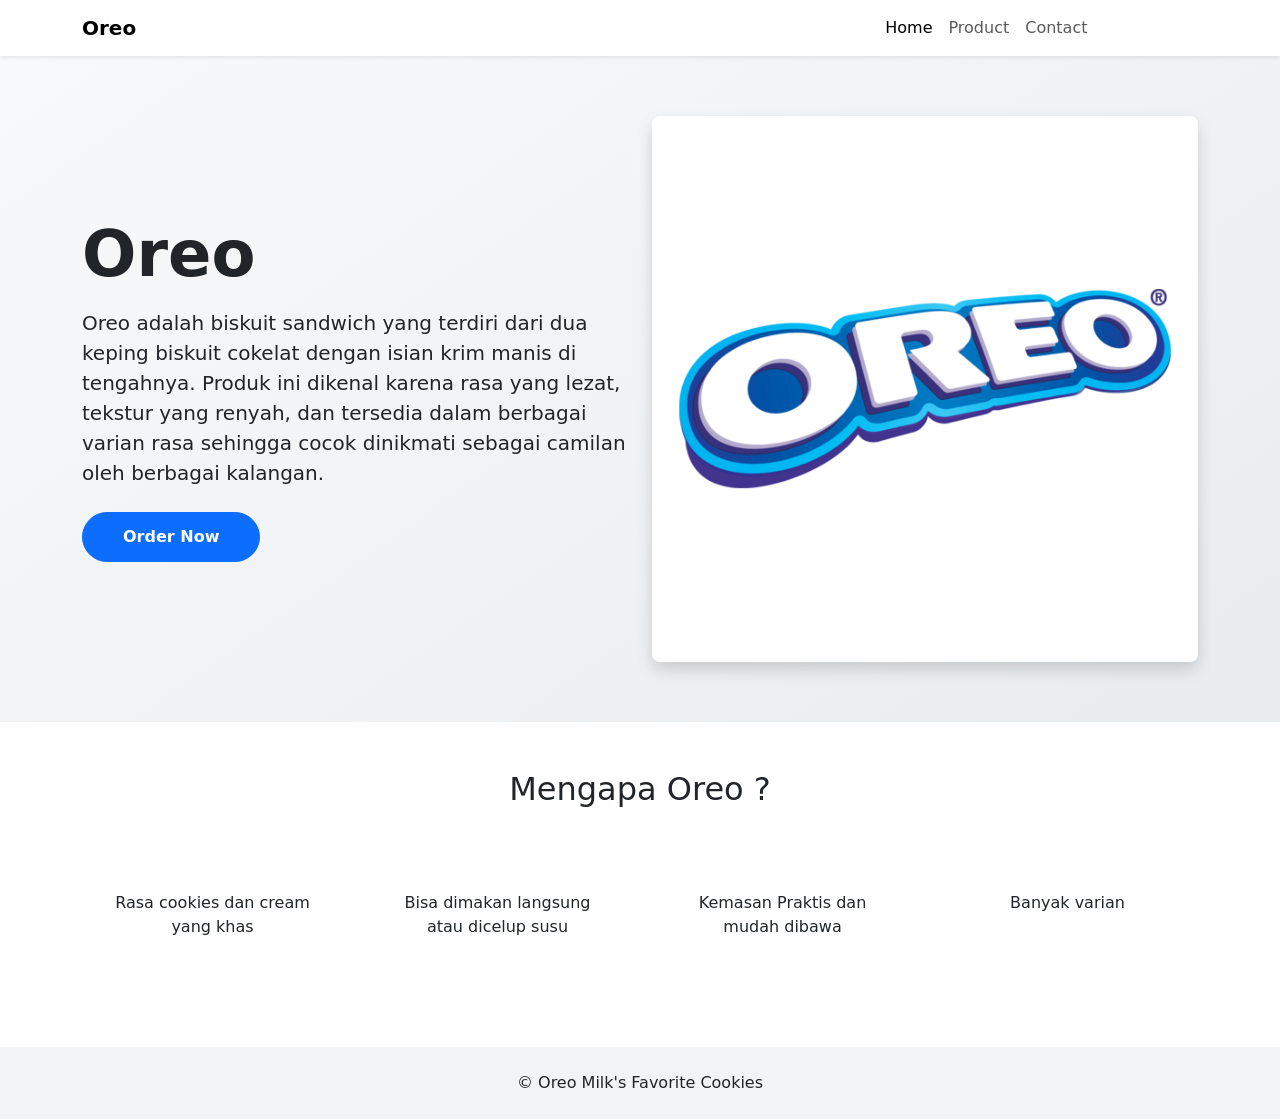
<file: Day1.html>
<html>
<head>
    <title>Oreo - Landing Page</title>
    <link href="https://cdn.jsdelivr.net/npm/bootstrap@5.3.0-alpha1/dist/css/bootstrap.min.css" rel="stylesheet" />
    <link rel="stylesheet" href="https://cdnjs.cloudflare.com/ajax/libs/font-awesome/6.0.0-beta3/css/all.min.css" />
    <link rel="stylesheet" href="style.css">
</head>
<body>
<!--==========================Navbar===============================================-->
    <nav class="navbar navbar-expand-lg navbar-light bg-white fixed-top shadow-sm">
        <div class="container">
            <a class="navbar-brand fw-bold" href="#">Oreo
            </a>
            <button class="navbar-toggler" type="button" data-bs-toggle="collapse" data-bs-target="#navbarNav" 
                    aria-controls="navbarNav" aria-expanded="false" aria-label="Toggle navigation">
                <span class="navbar-toggler-icon"></span>
            </button>
            <div class="collapse navbar-collapse" id="navbarNav">
                <ul class="navbar-nav ms-auto">
                    <li class="nav-item">
                        <a class="nav-link active" aria-current="page" href="#">Home</a>
                    </li>
                    <li class="nav-item">
                        <a class="nav-link" href="#features">Product</a>
                    </li>
                    <li class="nav-item">
                        <a class="nav-link" href="#">Contact</a>
                    </li>
                    <li class="nav-item">
                        <a class="nav-link btn btn-primary text-white px-3 rounded-pill" href="#">Buy Now</a>
                    </li>
                </ul>
            </div>
        </div>
    </nav>
    <!--====================================HeroSection=================================-->
    <section class="hero">
        <div class="container">
            <div class="row align-items-center">
                <div class="col-lg-6">
                    <h1 class="display-3 fw-bold mb-3">Oreo</h1>
                    <p class="lead mb-4">
                        Oreo adalah biskuit sandwich yang terdiri dari dua keping biskuit cokelat dengan isian krim manis di tengahnya. Produk ini dikenal karena rasa yang lezat, tekstur yang renyah, dan tersedia dalam berbagai varian rasa sehingga cocok dinikmati sebagai camilan oleh berbagai kalangan.
                    </p>
                    <a href="#" class="btn btn-primary btn-order">Order Now</a>
                </div>
                <div class="col-lg-6 text-center d-none d-lg-block">
                    <img src="oreo-logo-png_seeklogo-286411.png" 
                         alt="Oreo" class="img-fluid rounded-3 shadow">
                </div>
            </div>
        </div>
    </section>
<!--==========================FeaturesSection=====================================-->
    <section id="features" class="py-5">
        <div class="container">
            <h2 class="text-center mb-5">Mengapa Oreo ?</h2>
            <div class="row g-4">
                <div class="col-12 col-md-6 col-lg-3">
                    <div class="feature-card text-center">
                        <div class="feature-icon">
                        </div>
                        <p>Rasa cookies dan cream yang khas</p>
                    </div>
                </div>
                <div class="col-12 col-md-6 col-lg-3">
                    <div class="feature-card text-center">
                        <div class="feature-icon">
                        </div>
                        <p>Bisa dimakan langsung atau dicelup susu</p>
                    </div>
                </div>
                <div class="col-12 col-md-6 col-lg-3">
                    <div class="feature-card text-center">
                        <div class="feature-icon">
                        </div>
                        <p>Kemasan Praktis dan mudah dibawa</p>
                    </div>
                </div>
                <div class="col-12 col-md-6 col-lg-3">
                    <div class="feature-card text-center">
                        <div class="feature-icon">
                        </div>
                        <p>Banyak varian</p>
                    </div>
                </div>
            </div>
        </div>
    </section>
    <footer class="py-4 mt-4">
        <div class="container text-center">
            <p class="mb-0">&copy; Oreo Milk's Favorite Cookies </p>
        </div>
    </footer>
    <script src="https://cdn.jsdelivr.net/npm/bootstrap@5.3.0-alpha1/dist/js/bootstrap.bundle.min.js">
    </script>

</body>
</html>
</file>
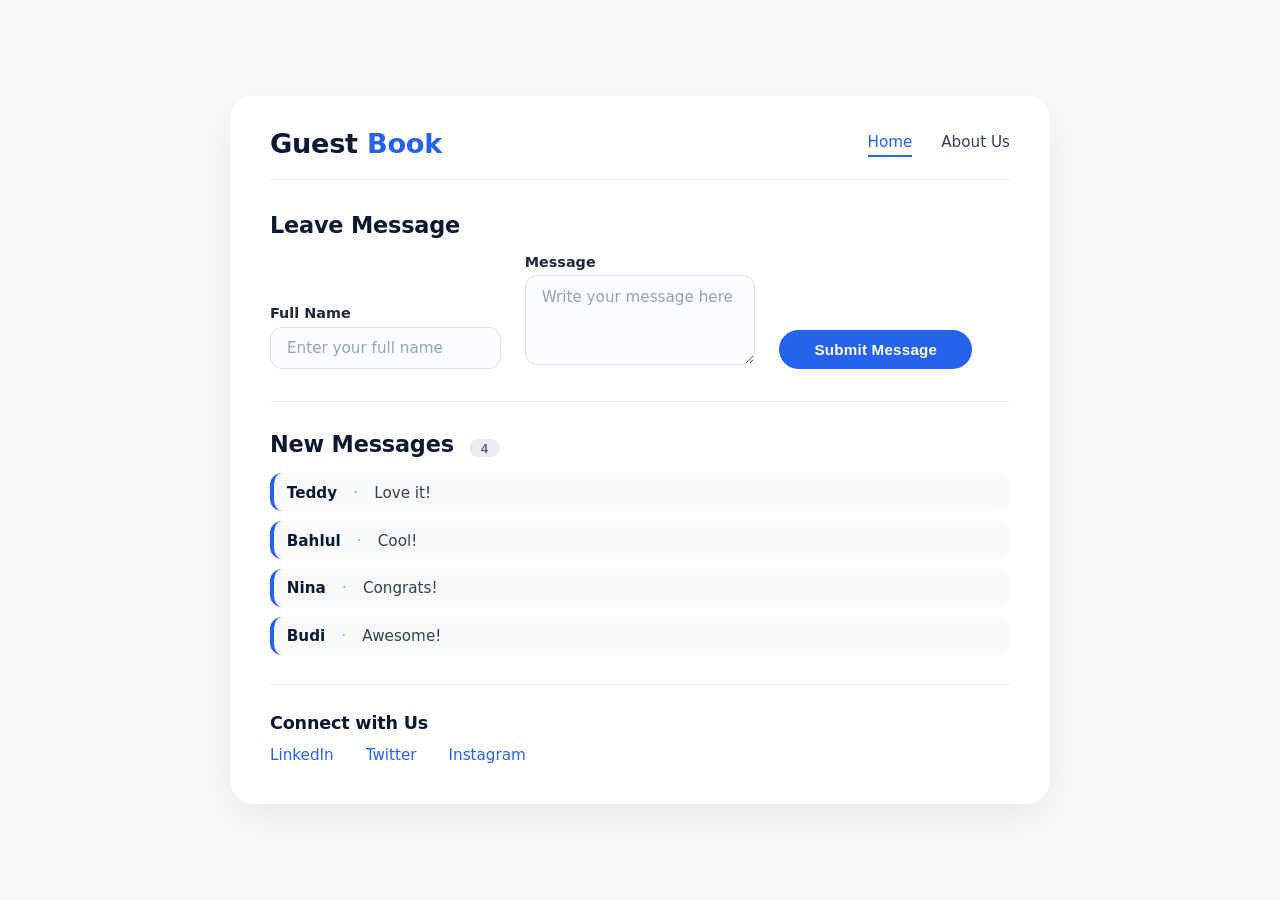
<file: Day2.html>
<!DOCTYPE html>
<html lang="en">
<head>
    <meta charset="UTF-8" />
    <meta name="viewport" content="width=device-width, initial-scale=1.0" />
    <title>Guest Book - Day 2</title>
    <link rel="stylesheet" href="day2.css" />
</head>
<body>
    <div class="container">
        <header class="header">
            <div class="logo">Guest <span>Book</span></div>
            <div class="nav-links">
                <a href="#" class="active">Home</a>
                <a href="#">About Us</a>
            </div>
        </header>
        <section>
            <h2 class="section-title">Leave Message</h2>
            <form id="guestForm" autocomplete="off">
                <div class="form-row">
                    <div class="form-group">
                        <label for="fullName">Full Name</label>
                        <input type="text" id="fullName" placeholder="Enter your full name" required />
                    </div>
                    <div class="form-group">
                        <label for="message">Message</label>
                        <textarea id="message" placeholder="Write your message here" required></textarea>
                    </div>
                    <div class="form-group submit-group">
                        <label aria-hidden="true">.</label>
                        <button type="submit" class="btn-submit">Submit Message</button>
                    </div>
                </div>
            </form>
        </section>
        <hr />
        <section>
            <h2 class="section-title">
                New Messages
                <span class="badge" id="countBadge">0</span>
            </h2>
            <ul class="messages-list" id="messagesList">
                <li class="empty-message">No messages yet. Be the first!</li>
            </ul>
        </section>
        <div class="social-section">
            <h3 class="section-title">Connect with Us</h3>
            <div class="social-links">
                <a href="https://www.linkedin.com/in/tembuskerja/" target="_blank">LinkedIn</a>
                <a href="https://twitter.com/tembuskerja/" target="_blank">Twitter</a>
                <a href="https://www.instagram.com/tembuskerja/" target="_blank">Instagram</a>
            </div>
        </div>
    </div>
    <script src="day2.js"></script>
</body>
</html>
</file>
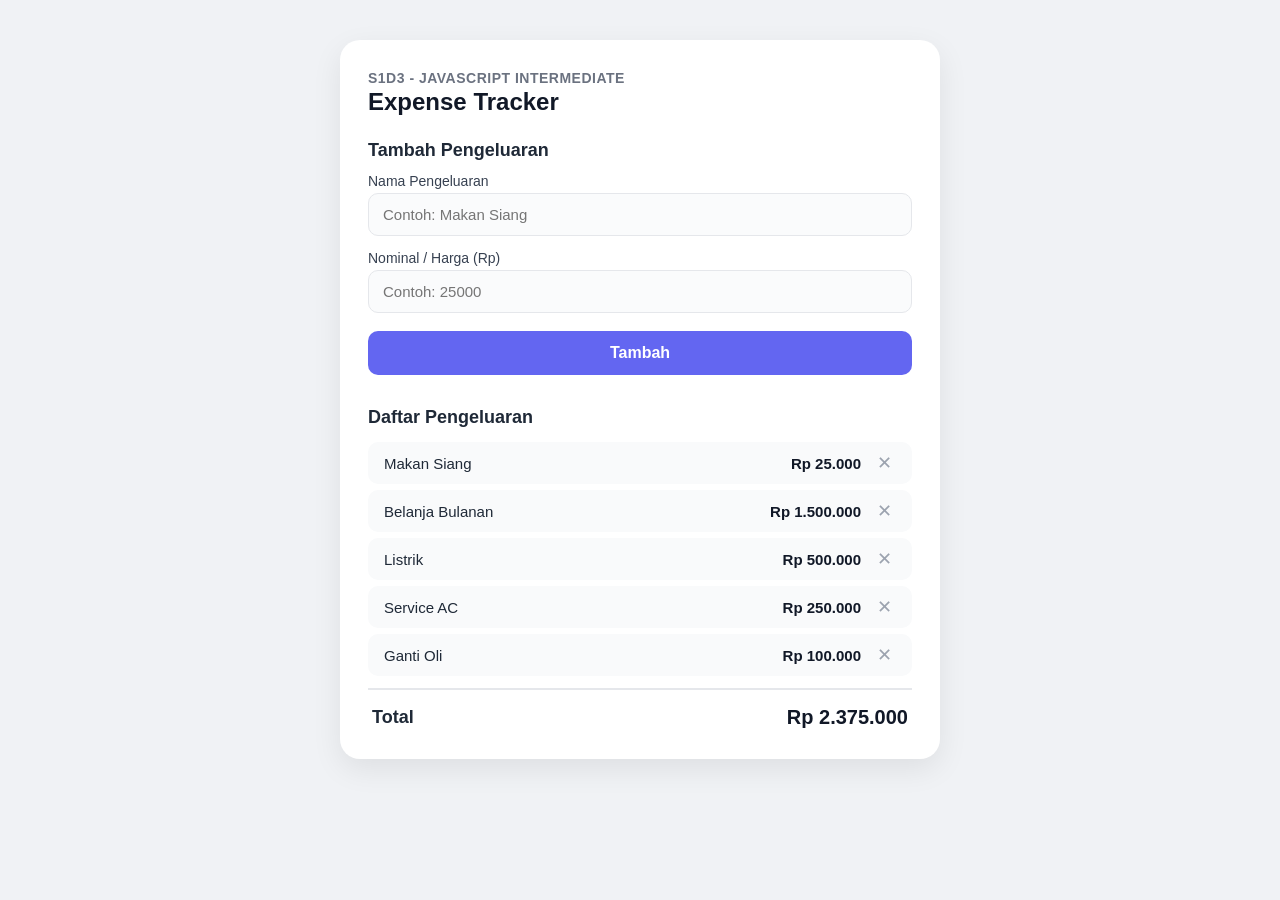
<file: day3.html>
<!DOCTYPE html>
<html lang="id">
<head>
    <meta charset="UTF-8" />
    <meta name="viewport" content="width=device-width, initial-scale=1.0" />
    <title>Expense Tracker</title>
    <link rel="stylesheet" href="day3.css" />
</head>
<body>

    <div class="container">
        <header>
            <h1>S1D3 - JavaScript Intermediate</h1>
            <h2>Expense Tracker</h2>
        </header>

        <section class="form-section">
            <h3>Tambah Pengeluaran</h3>
            <div id="errorMsg" class="error-msg hidden">Harap isi nama dan nominal pengeluaran!</div>

            <form id="expenseForm">
                <div class="form-group">
                    <label for="nameInput">Nama Pengeluaran</label>
                    <input type="text" id="nameInput" placeholder="Contoh: Makan Siang" />
                </div>
                <div class="form-group">
                    <label for="amountInput">Nominal / Harga (Rp)</label>
                    <input type="number" id="amountInput" placeholder="Contoh: 25000" />
                </div>
                <button type="submit" id="addBtn">Tambah</button>
            </form>
        </section>

        <section class="list-section">
            <h3>Daftar Pengeluaran</h3>
            <div id="expenseList"></div>
            <div class="total-container">
                <span>Total</span>
                <span id="totalAmount">Rp 0</span>
            </div>
        </section>
    </div>

    <script src="day3.js"></script>
</body>
</html>
</file>
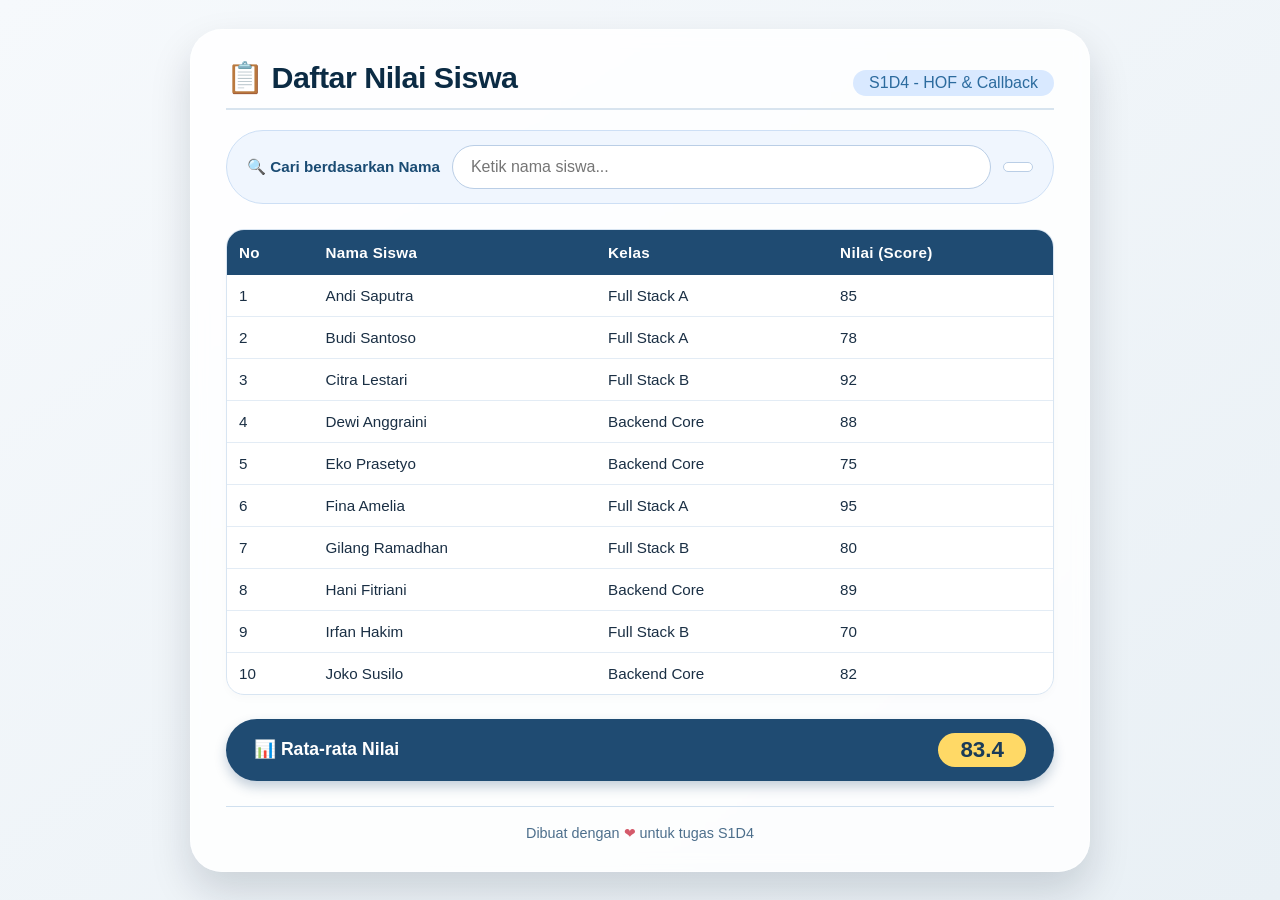
<file: day4.html>
<!-- day4.html -->
<!DOCTYPE html>
<html lang="id">
<head>
    <meta charset="UTF-8" />
    <meta name="viewport" content="width=device-width, initial-scale=1.0" />
    <title>Daftar Nilai Siswa</title>
    <link rel="stylesheet" href="day4.css" />
</head>
<body>
    <div class="container">
        <header class="header">
            <h1>📋 Daftar Nilai Siswa</h1>
            <p class="subtitle">S1D4 - HOF &amp; Callback</p>
        </header>

        <div class="search-section">
            <label for="searchInput">🔍 Cari berdasarkan Nama</label>
            <input
                type="text"
                id="searchInput"
                placeholder="Ketik nama siswa..."
                autocomplete="off"
            />
            <span id="resultCount" class="result-count"></span>
        </div>

        <div class="table-wrapper">
            <table>
                <thead>
                    <tr>
                        <th>No</th>
                        <th>Nama Siswa</th>
                        <th>Kelas</th>
                        <th>Nilai (Score)</th>
                    </tr>
                </thead>
                <tbody id="studentTableBody"></tbody>
            </table>
        </div>

        <div class="average-section">
            <span class="average-label">📊 Rata-rata Nilai</span>
            <span class="average-value" id="averageDisplay">0</span>
        </div>

        <footer class="footer">
            <p>Dibuat dengan <span class="heart">❤</span> untuk tugas S1D4</p>
        </footer>
    </div>

    <script src="day4.js"></script>
</body>
</html>
</file>
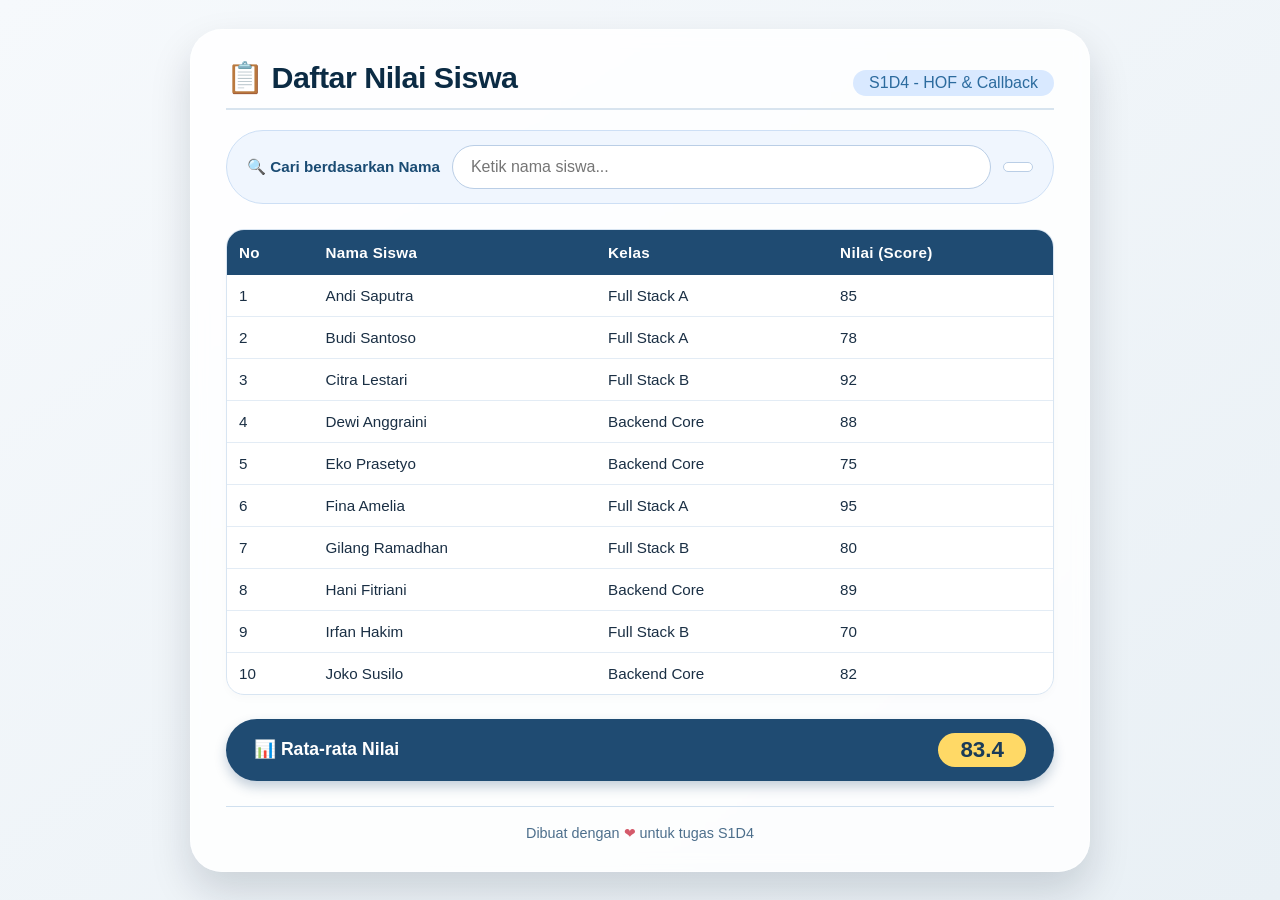
<file: day5.html>
<!DOCTYPE html>
<html lang="id">
<head>
    <meta charset="UTF-8" />
    <meta name="viewport" content="width=device-width, initial-scale=1.0" />
    <title>Daftar Nilai Siswa</title>
    <link rel="stylesheet" href="day4.css" />
</head>
<body>
    <div class="container">
        <header class="header">
            <h1>📋 Daftar Nilai Siswa</h1>
            <p class="subtitle">S1D4 - HOF &amp; Callback</p>
        </header>

        <div class="search-section">
            <label for="searchInput">🔍 Cari berdasarkan Nama</label>
            <input
                type="text"
                id="searchInput"
                placeholder="Ketik nama siswa..."
                autocomplete="off"
            />
            <span id="resultCount" class="result-count"></span>
        </div>

        <div class="table-wrapper">
            <table>
                <thead>
                    <tr>
                        <th>No</th>
                        <th>Nama Siswa</th>
                        <th>Kelas</th>
                        <th>Nilai (Score)</th>
                    </tr>
                </thead>
                <tbody id="studentTableBody"></tbody>
            </table>
        </div>

        <div class="average-section">
            <span class="average-label">📊 Rata-rata Nilai</span>
            <span class="average-value" id="averageDisplay">0</span>
        </div>

        <footer class="footer">
            <p>Dibuat dengan <span class="heart">❤</span> untuk tugas S1D4</p>
        </footer>
    </div>
    
    <script src="day5.js"></script>
</body>
</html>
</file>
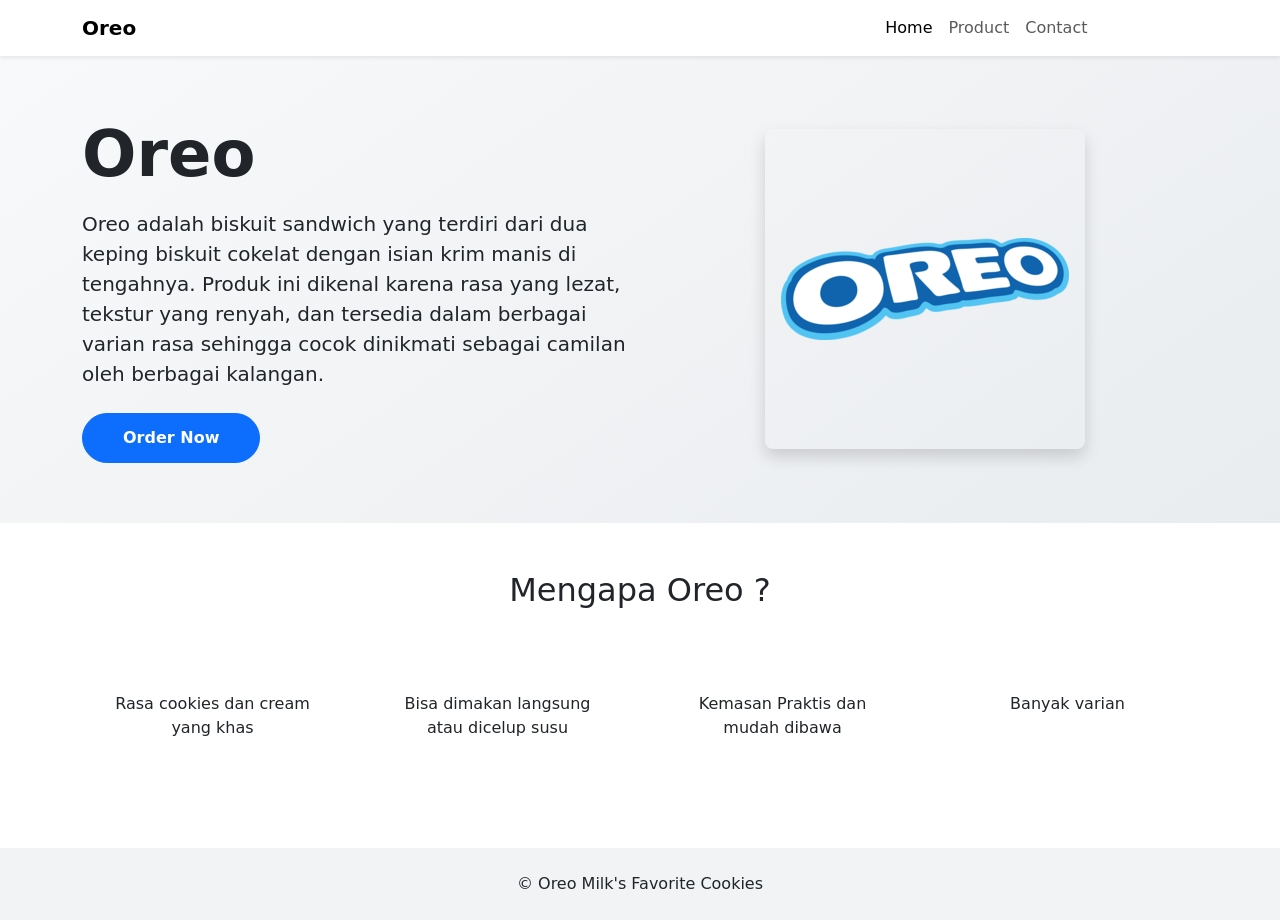
<file: index1.html>
<html>
<head>
    <title>Oreo - Landing Page</title>
    <link href="https://cdn.jsdelivr.net/npm/bootstrap@5.3.0-alpha1/dist/css/bootstrap.min.css" rel="stylesheet" />
    <link rel="stylesheet" href="https://cdnjs.cloudflare.com/ajax/libs/font-awesome/6.0.0-beta3/css/all.min.css" />
    <link rel="stylesheet" href="style.css">
</head>
<body>
<!--==========================Navbar===============================================-->
    <nav class="navbar navbar-expand-lg navbar-light bg-white fixed-top shadow-sm">
        <div class="container">
            <a class="navbar-brand fw-bold" href="#">Oreo
            </a>
            <button class="navbar-toggler" type="button" data-bs-toggle="collapse" data-bs-target="#navbarNav" 
                    aria-controls="navbarNav" aria-expanded="false" aria-label="Toggle navigation">
                <span class="navbar-toggler-icon"></span>
            </button>
            <div class="collapse navbar-collapse" id="navbarNav">
                <ul class="navbar-nav ms-auto">
                    <li class="nav-item">
                        <a class="nav-link active" aria-current="page" href="#">Home</a>
                    </li>
                    <li class="nav-item">
                        <a class="nav-link" href="#features">Product</a>
                    </li>
                    <li class="nav-item">
                        <a class="nav-link" href="#">Contact</a>
                    </li>
                    <li class="nav-item">
                        <a class="nav-link btn btn-primary text-white px-3 rounded-pill" href="#">Buy Now</a>
                    </li>
                </ul>
            </div>
        </div>
    </nav>
    <!--====================================HeroSection=================================-->
    <section class="hero">
        <div class="container">
            <div class="row align-items-center">
                <div class="col-lg-6">
                    <h1 class="display-3 fw-bold mb-3">Oreo</h1>
                    <p class="lead mb-4">
                        Oreo adalah biskuit sandwich yang terdiri dari dua keping biskuit cokelat dengan isian krim manis di tengahnya. Produk ini dikenal karena rasa yang lezat, tekstur yang renyah, dan tersedia dalam berbagai varian rasa sehingga cocok dinikmati sebagai camilan oleh berbagai kalangan.
                    </p>
                    <a href="#" class="btn btn-primary btn-order">Order Now</a>
                </div>
                <div class="col-lg-6 text-center d-none d-lg-block">
                    <img src=".vscode/oreo-logo-png_seeklogo-305562.png" 
                         alt="Oreo" class="img-fluid rounded-3 shadow">
                </div>
            </div>
        </div>
    </section>
<!--==========================FeaturesSection=====================================-->
    <section id="features" class="py-5">
        <div class="container">
            <h2 class="text-center mb-5">Mengapa Oreo ?</h2>
            <div class="row g-4">
                <div class="col-12 col-md-6 col-lg-3">
                    <div class="feature-card text-center">
                        <div class="feature-icon">
                        </div>
                        <p>Rasa cookies dan cream yang khas</p>
                    </div>
                </div>
                <div class="col-12 col-md-6 col-lg-3">
                    <div class="feature-card text-center">
                        <div class="feature-icon">
                        </div>
                        <p>Bisa dimakan langsung atau dicelup susu</p>
                    </div>
                </div>
                <div class="col-12 col-md-6 col-lg-3">
                    <div class="feature-card text-center">
                        <div class="feature-icon">
                        </div>
                        <p>Kemasan Praktis dan mudah dibawa</p>
                    </div>
                </div>
                <div class="col-12 col-md-6 col-lg-3">
                    <div class="feature-card text-center">
                        <div class="feature-icon">
                        </div>
                        <p>Banyak varian</p>
                    </div>
                </div>
            </div>
        </div>
    </section>
    <footer class="py-4 mt-4">
        <div class="container text-center">
            <p class="mb-0">&copy; Oreo Milk's Favorite Cookies </p>
        </div>
    </footer>
    <script src="https://cdn.jsdelivr.net/npm/bootstrap@5.3.0-alpha1/dist/js/bootstrap.bundle.min.js">
    </script>

</body>
</html>
</file>
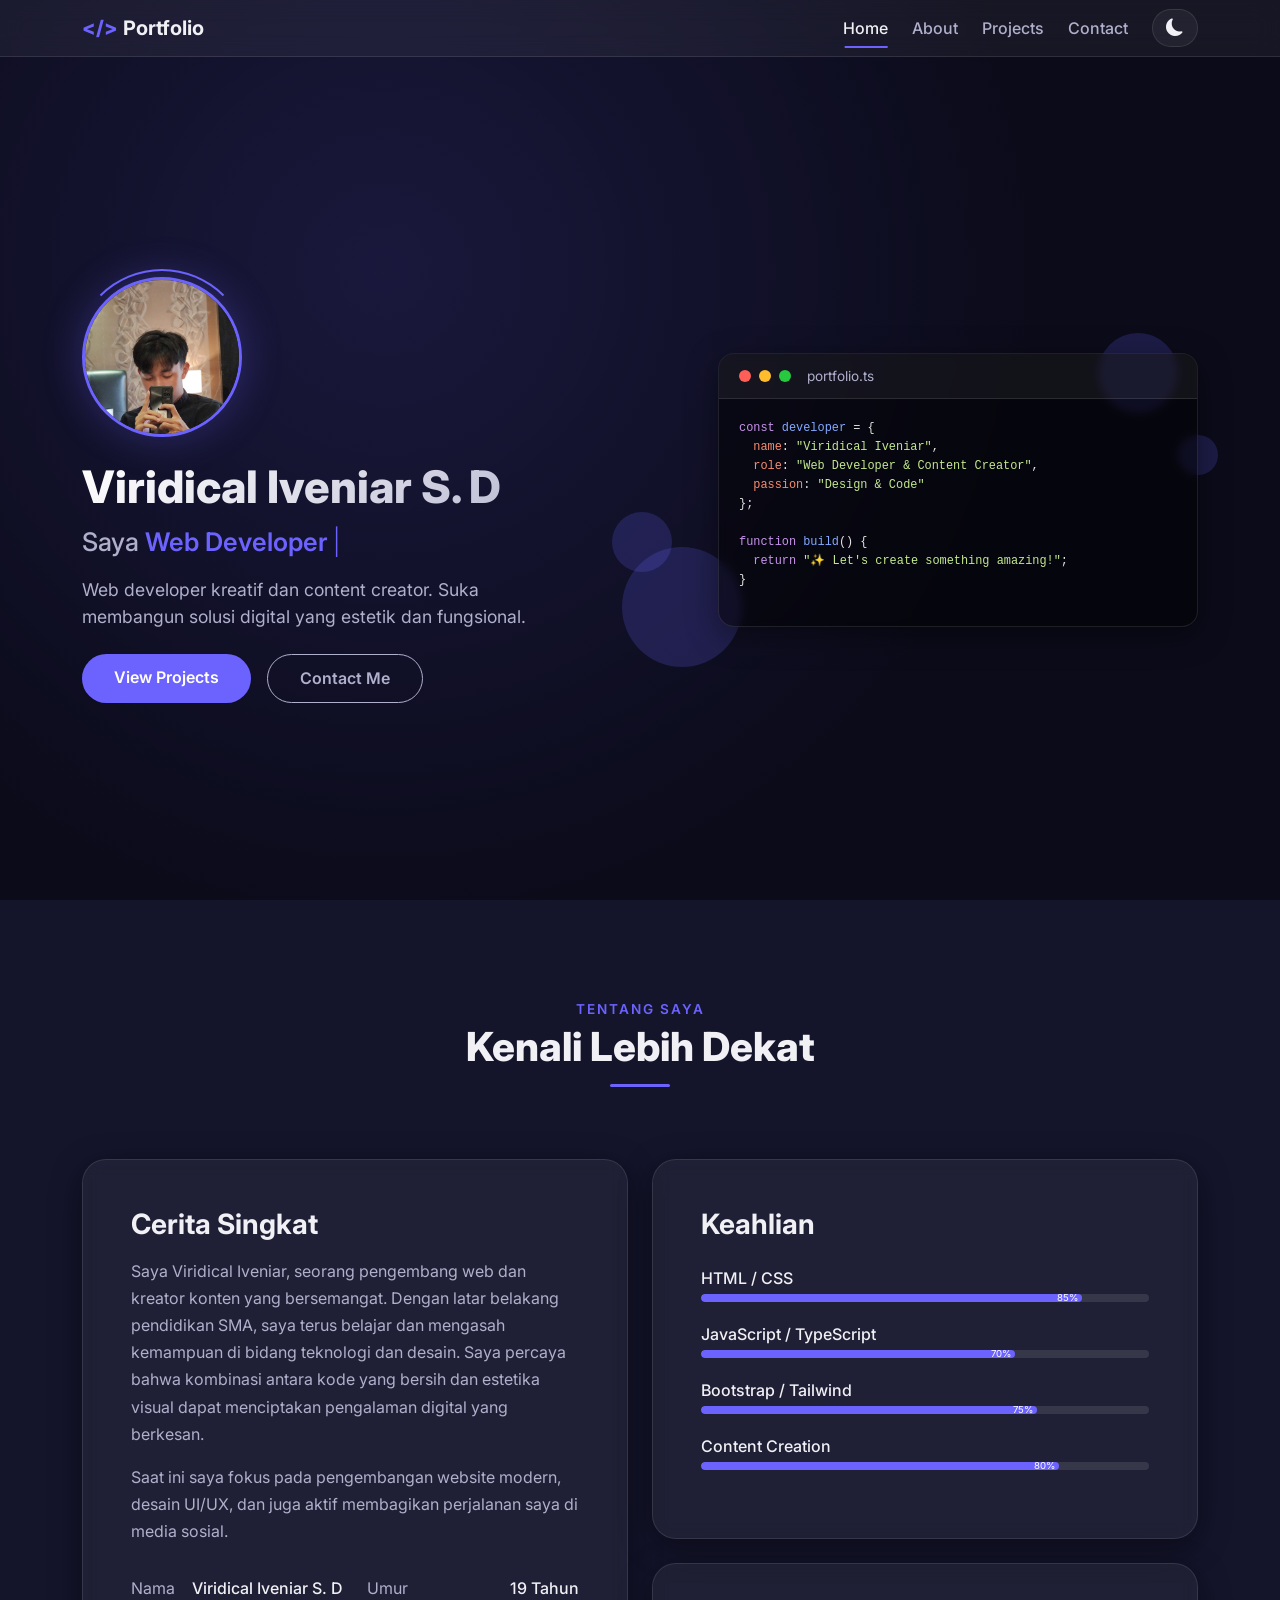
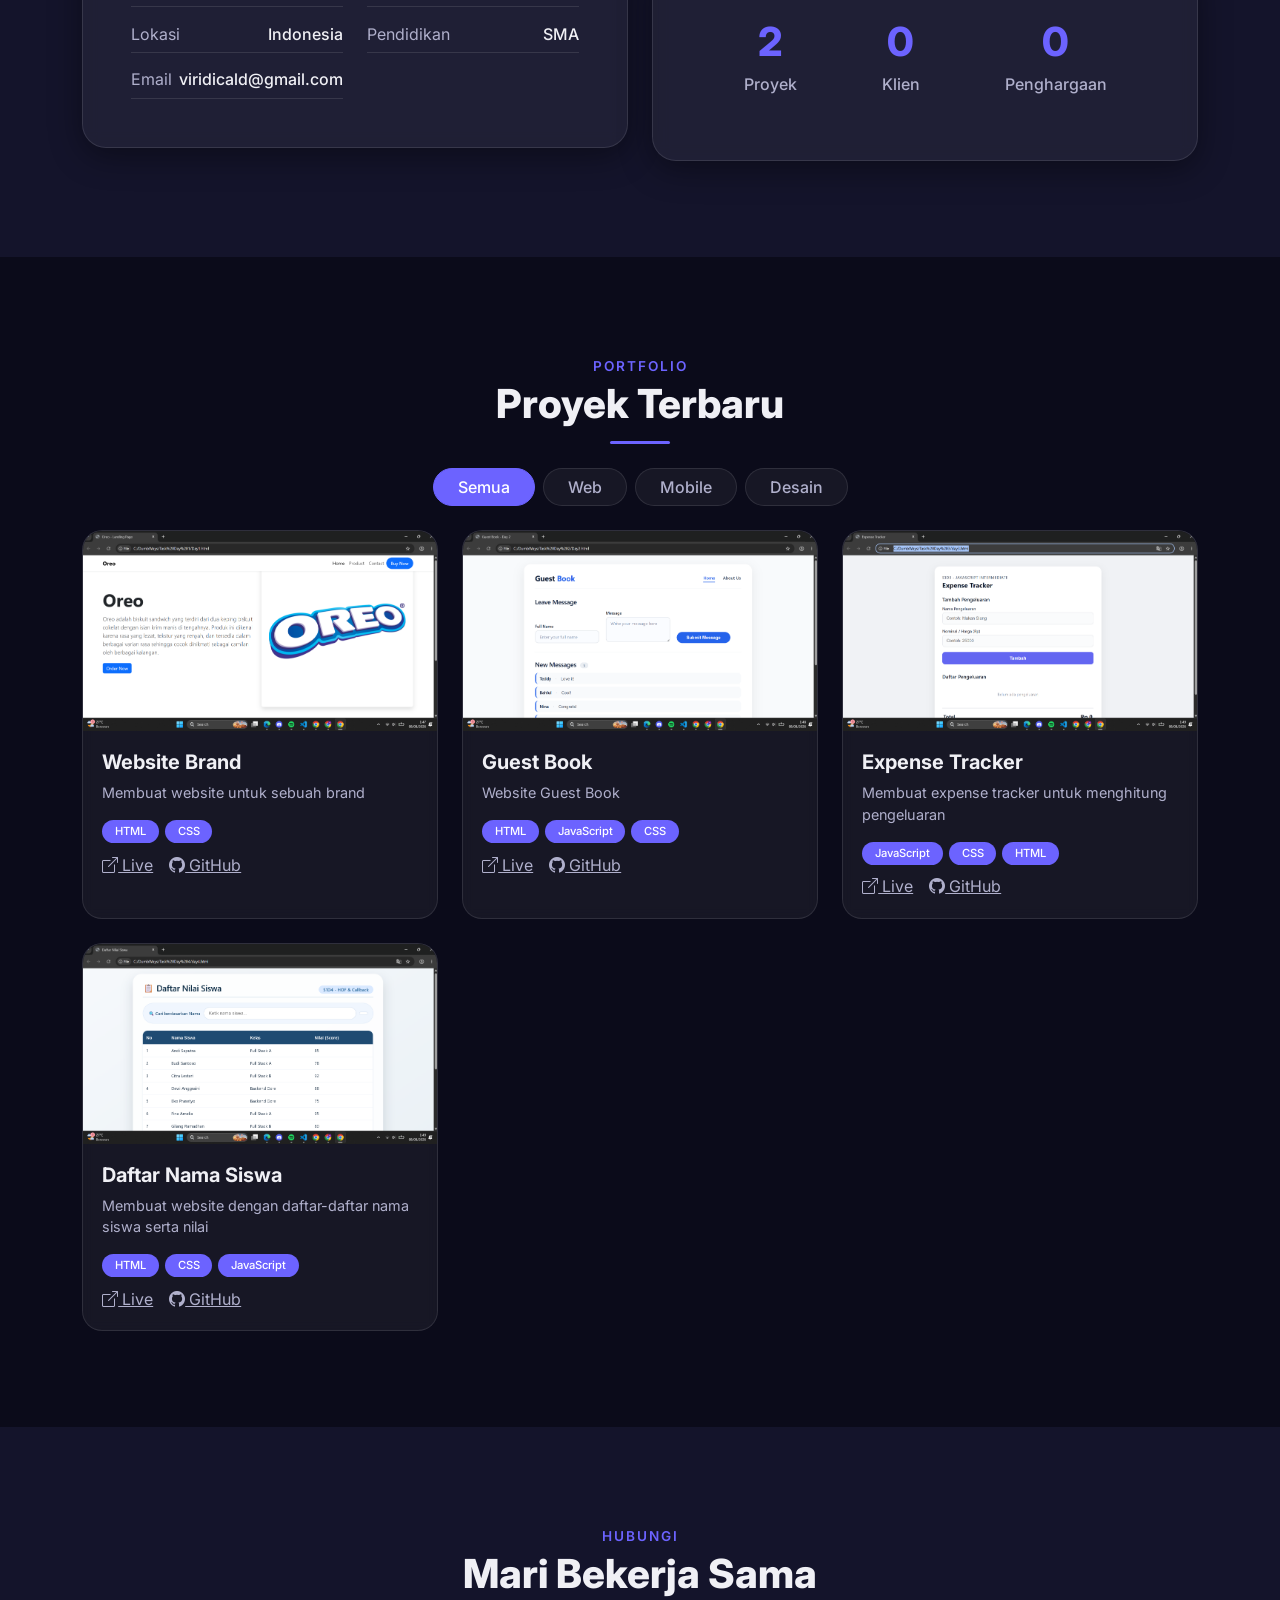
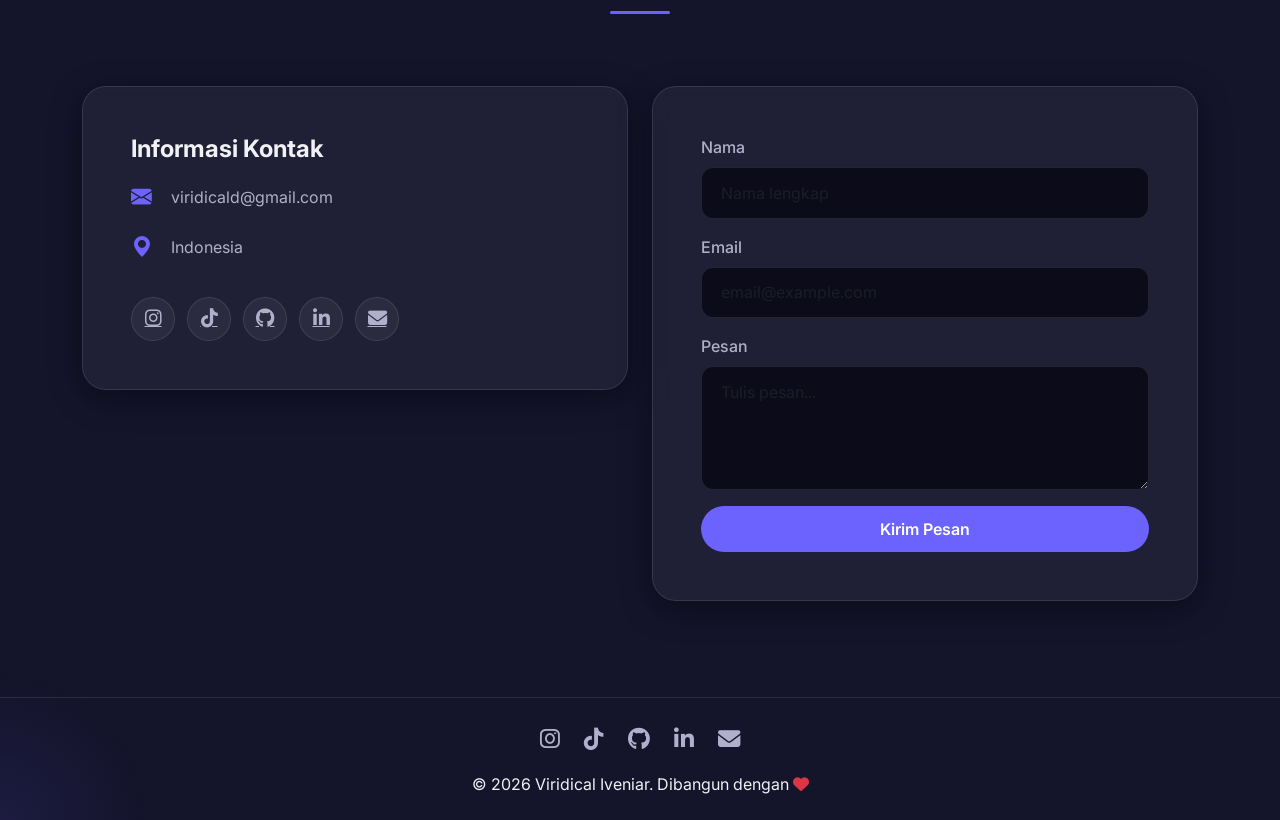
<file: Project/Project.html>
<!DOCTYPE html>
<html lang="id">
<head>
    <meta charset="UTF-8" />
    <meta name="viewport" content="width=device-width, initial-scale=1.0" />
    <title>Portfolio | Viridical Iveniar</title>
    <meta name="description" content="Portfolio pribadi Viridical Iveniar - Web Developer & Content Creator" />
    <link rel="icon" href="data:image/svg+xml,<svg xmlns='http://www.w3.org/2000/svg' viewBox='0 0 100 100'><text y='.9em' font-size='90'>🌟</text></svg>" />

    <!-- Bootstrap 5 + Icons -->
    <link href="https://cdn.jsdelivr.net/npm/bootstrap@5.3.2/dist/css/bootstrap.min.css" rel="stylesheet" />
    <link rel="stylesheet" href="https://cdn.jsdelivr.net/npm/bootstrap-icons@1.11.3/font/bootstrap-icons.min.css" />

    <!-- Font Awesome -->
    <link rel="stylesheet" href="https://cdnjs.cloudflare.com/ajax/libs/font-awesome/6.5.0/css/all.min.css" />

    <!-- AOS -->
    <link href="https://unpkg.com/aos@2.3.1/dist/aos.css" rel="stylesheet" />

    <!-- Google Fonts -->
    <link href="https://fonts.googleapis.com/css2?family=Inter:wght@300;400;500;600;700;800;900&display=swap" rel="stylesheet" />

    <!-- Custom CSS -->
    <link rel="stylesheet" href="Project.css" />
</head>
<body>

    <!-- LOADING -->
    <div id="loader" class="loader-wrapper">
        <div class="loader-spinner"></div>
        <p class="loader-text mt-3">Memuat Portfolio...</p>
    </div>

    <!-- BACK TO TOP -->
    <button id="backToTop" class="back-to-top" aria-label="Kembali ke atas">
        <i class="bi bi-chevron-up"></i>
    </button>

    <!-- NAVBAR -->
    <nav class="navbar navbar-expand-lg fixed-top glass-nav" id="mainNav">
        <div class="container">
            <a class="navbar-brand fw-bold" href="#home">
                <span class="brand-logo">&lt;/&gt;</span> Portfolio
            </a>
            <button class="navbar-toggler border-0" type="button" data-bs-toggle="collapse" data-bs-target="#navMenu" aria-controls="navMenu" aria-expanded="false" aria-label="Toggle navigation">
                <span class="navbar-toggler-icon"></span>
            </button>
            <div class="collapse navbar-collapse" id="navMenu">
                <ul class="navbar-nav ms-auto gap-2">
                    <li class="nav-item"><a class="nav-link active" href="#home">Home</a></li>
                    <li class="nav-item"><a class="nav-link" href="#about">About</a></li>
                    <li class="nav-item"><a class="nav-link" href="#projects">Projects</a></li>
                    <li class="nav-item"><a class="nav-link" href="#contact">Contact</a></li>
                </ul>
                <div class="ms-lg-3 d-flex align-items-center">
                    <button id="themeToggle" class="btn theme-toggle-btn" aria-label="Toggle tema">
                        <i class="bi bi-moon-fill" id="themeIcon"></i>
                    </button>
                </div>
            </div>
        </div>
    </nav>

    <!-- HOME -->
    <section id="home" class="hero-section d-flex align-items-center">
        <div class="container">
            <div class="row align-items-center gy-5">
                <div class="col-lg-6 text-center text-lg-start" data-aos="fade-right" data-aos-duration="1000">
                    <div class="hero-avatar-wrapper mx-auto mx-lg-0">
                        <img src="ac9cbce0-e5ab-420c-9f65-791bf7c455d4.jpeg" alt="Foto Profil" class="hero-avatar" loading="lazy" />
                        <div class="avatar-ring"></div>
                    </div>
                    <h1 class="hero-name mt-4">Viridical Iveniar S. D</h1>
                    <div class="hero-typing-wrapper">
                        <span class="hero-prefix">Saya </span>
                        <span id="typedText" class="hero-typed"></span>
                        <span class="cursor-blink">|</span>
                    </div>
                    <p class="hero-desc mt-3">
                        Web developer kreatif dan content creator. Suka membangun solusi digital yang estetik dan fungsional.
                    </p>
                    <div class="hero-buttons mt-4 d-flex flex-wrap gap-3 justify-content-center justify-content-lg-start">
                        <a href="#projects" class="btn btn-primary btn-ripple">View Projects</a>
                        <a href="#contact" class="btn btn-outline-light btn-ripple">Contact Me</a>
                    </div>
                </div>
                <div class="col-lg-6 d-none d-lg-block" data-aos="fade-left" data-aos-duration="1000" data-aos-delay="200">
                    <div class="hero-illustration">
                        <div class="floating-shapes">
                            <span class="shape shape-1"></span>
                            <span class="shape shape-2"></span>
                            <span class="shape shape-3"></span>
                            <span class="shape shape-4"></span>
                        </div>
                        <div class="code-window">
                            <div class="code-header">
                                <span class="dot red"></span>
                                <span class="dot yellow"></span>
                                <span class="dot green"></span>
                                <span class="code-title">portfolio.ts</span>
                            </div>
                            <div class="code-body">
                                <pre><span class="code-keyword">const</span> <span class="code-var">developer</span> = {<br>  <span class="code-prop">name</span>: <span class="code-string">"Viridical Iveniar"</span>,<br>  <span class="code-prop">role</span>: <span class="code-string">"Web Developer & Content Creator"</span>,<br>  <span class="code-prop">passion</span>: <span class="code-string">"Design & Code"</span><br>};<br><br><span class="code-keyword">function</span> <span class="code-fn">build</span>() {<br>  <span class="code-keyword">return</span> <span class="code-string">"✨ Let's create something amazing!"</span>;<br>}</pre>
                            </div>
                        </div>
                    </div>
                </div>
            </div>
        </div>
        <div class="hero-gradient-bg"></div>
        <canvas id="particleCanvas" class="particle-canvas"></canvas>
    </section>

    <!-- ABOUT -->
    <section id="about" class="about-section py-5">
        <div class="container py-5">
            <div class="section-header text-center" data-aos="fade-up">
                <span class="section-tag">Tentang Saya</span>
                <h2 class="section-title">Kenali Lebih Dekat</h2>
                <div class="section-divider"></div>
            </div>

            <div class="row gy-5 mt-4">
                <div class="col-lg-6" data-aos="fade-right" data-aos-duration="800">
                    <div class="about-card glass-card p-4 p-md-5">
                        <h3 class="about-heading">Cerita Singkat</h3>
                        <p class="about-text">
                            Saya Viridical Iveniar, seorang pengembang web dan kreator konten yang bersemangat.
                            Dengan latar belakang pendidikan SMA, saya terus belajar dan mengasah kemampuan di bidang
                            teknologi dan desain. Saya percaya bahwa kombinasi antara kode yang bersih dan estetika visual
                            dapat menciptakan pengalaman digital yang berkesan.
                        </p>
                        <p class="about-text">
                            Saat ini saya fokus pada pengembangan website modern, desain UI/UX, dan juga aktif membagikan
                            perjalanan saya di media sosial.
                        </p>
                        <div class="about-info-grid mt-4">
                            <div class="info-item"><span class="info-label">Nama</span><span class="info-value">Viridical Iveniar S. D</span></div>
                            <div class="info-item"><span class="info-label">Umur</span><span class="info-value">19 Tahun</span></div>
                            <div class="info-item"><span class="info-label">Lokasi</span><span class="info-value">Indonesia</span></div>
                            <div class="info-item"><span class="info-label">Pendidikan</span><span class="info-value">SMA</span></div>
                            <div class="info-item"><span class="info-label">Email</span><span class="info-value">viridicald@gmail.com</span></div>
                        </div>
                    </div>
                </div>

                <div class="col-lg-6" data-aos="fade-left" data-aos-duration="800" data-aos-delay="100">
                    <!-- Skill Progress Bar -->
                    <div class="skill-wrapper glass-card p-4 p-md-5">
                        <h3 class="about-heading mb-4">Keahlian</h3>
                        <div class="skill-item">
                            <span class="skill-name">HTML / CSS</span>
                            <div class="progress skill-progress">
                                <div class="progress-bar" style="width: 85%;" role="progressbar" aria-valuenow="85" aria-valuemin="0" aria-valuemax="100">85%</div>
                            </div>
                        </div>
                        <div class="skill-item">
                            <span class="skill-name">JavaScript / TypeScript</span>
                            <div class="progress skill-progress">
                                <div class="progress-bar" style="width: 70%;" role="progressbar" aria-valuenow="70" aria-valuemin="0" aria-valuemax="100">70%</div>
                            </div>
                        </div>
                        <div class="skill-item">
                            <span class="skill-name">Bootstrap / Tailwind</span>
                            <div class="progress skill-progress">
                                <div class="progress-bar" style="width: 75%;" role="progressbar" aria-valuenow="75" aria-valuemin="0" aria-valuemax="100">75%</div>
                            </div>
                        </div>
                        <div class="skill-item">
                            <span class="skill-name">Content Creation</span>
                            <div class="progress skill-progress">
                                <div class="progress-bar" style="width: 80%;" role="progressbar" aria-valuenow="80" aria-valuemin="0" aria-valuemax="100">80%</div>
                            </div>
                        </div>
                    </div>

                    <!-- Counter -->
                    <div class="counter-wrapper glass-card p-4 p-md-5 mt-4 d-flex justify-content-around">
                        <div class="counter-item text-center">
                            <span class="counter-number" data-target="4">0</span>
                            <p class="counter-label">Proyek</p>
                        </div>
                        <div class="counter-item text-center">
                            <span class="counter-number" data-target="0">0</span>
                            <p class="counter-label">Klien</p>
                        </div>
                        <div class="counter-item text-center">
                            <span class="counter-number" data-target="0">0</span>
                            <p class="counter-label">Penghargaan</p>
                        </div>
                    </div>
                </div>
            </div>
        </div>
    </section>

    <!-- PROJECTS -->
    <section id="projects" class="projects-section py-5">
        <div class="container py-5">
            <div class="section-header text-center" data-aos="fade-up">
                <span class="section-tag">Portfolio</span>
                <h2 class="section-title">Proyek Terbaru</h2>
                <div class="section-divider"></div>
            </div>

            <!-- Filter Buttons -->
            <div class="filter-buttons d-flex flex-wrap justify-content-center gap-2 my-4" data-aos="fade-up" data-aos-delay="100">
                <button class="btn btn-filter active" data-filter="all">Semua</button>
                <button class="btn btn-filter" data-filter="web">Web</button>
                <button class="btn btn-filter" data-filter="mobile">Mobile</button>
                <button class="btn btn-filter" data-filter="design">Desain</button>
            </div>

            <!-- Project Grid -->
            <div class="row g-4" id="projectGrid">
                <!-- card akan diisi oleh JS dari Project.js -->
            </div>
        </div>
    </section>

    <!-- CONTACT -->
    <section id="contact" class="contact-section py-5">
        <div class="container py-5">
            <div class="section-header text-center" data-aos="fade-up">
                <span class="section-tag">Hubungi</span>
                <h2 class="section-title">Mari Bekerja Sama</h2>
                <div class="section-divider"></div>
            </div>
            <div class="row gy-5 mt-4">
                <div class="col-lg-6" data-aos="fade-right" data-aos-duration="800">
                    <div class="contact-info glass-card p-4 p-md-5">
                        <h4 class="contact-heading">Informasi Kontak</h4>
                        <div class="contact-detail">
                            <i class="bi bi-envelope-fill"></i>
                            <span>viridicald@gmail.com</span>
                        </div>
                        <div class="contact-detail">
                            <i class="bi bi-geo-alt-fill"></i>
                            <span>Indonesia</span>
                        </div>
                        <div class="social-icons mt-4">
                            <a href="https://instagram.com/vlinrsvtdrn__" target="_blank" aria-label="Instagram"><i class="fab fa-instagram"></i></a>
                            <a href="https://tiktok.com/@trixhies" target="_blank" aria-label="TikTok"><i class="fab fa-tiktok"></i></a>
                            <a href="https://github.com/viridical" target="_blank" aria-label="GitHub"><i class="fab fa-github"></i></a>
                            <a href="https://linkedin.com/in/viridical" target="_blank" aria-label="LinkedIn"><i class="fab fa-linkedin-in"></i></a>
                            <a href="mailto:viridicald@gmail.com" aria-label="Email"><i class="fas fa-envelope"></i></a>
                        </div>
                    </div>
                </div>
                <div class="col-lg-6" data-aos="fade-left" data-aos-duration="800" data-aos-delay="100">
                    <form id="contactForm" class="glass-card p-4 p-md-5">
                        <div class="mb-3">
                            <label for="nameInput" class="form-label">Nama</label>
                            <input type="text" class="form-control" id="nameInput" placeholder="Nama lengkap" required />
                            <div class="invalid-feedback">Nama harus diisi</div>
                        </div>
                        <div class="mb-3">
                            <label for="emailInput" class="form-label">Email</label>
                            <input type="email" class="form-control" id="emailInput" placeholder="email@example.com" required />
                            <div class="invalid-feedback">Email tidak valid</div>
                        </div>
                        <div class="mb-3">
                            <label for="messageInput" class="form-label">Pesan</label>
                            <textarea class="form-control" id="messageInput" rows="4" placeholder="Tulis pesan..." required></textarea>
                            <div class="invalid-feedback">Pesan tidak boleh kosong</div>
                        </div>
                        <button type="submit" class="btn btn-primary btn-ripple w-100">Kirim Pesan</button>
                    </form>
                </div>
            </div>
        </div>
    </section>

    <!-- FOOTER -->
    <footer class="footer-section py-4">
        <div class="container text-center">
            <div class="footer-socials mb-3">
                <a href="https://instagram.com/vlinrsvtdrn__" target="_blank"><i class="fab fa-instagram"></i></a>
                <a href="https://tiktok.com/@trixhies" target="_blank"><i class="fab fa-tiktok"></i></a>
                <a href="https://github.com/viridical" target="_blank"><i class="fab fa-github"></i></a>
                <a href="https://linkedin.com/in/viridical" target="_blank"><i class="fab fa-linkedin-in"></i></a>
                <a href="mailto:viridicald@gmail.com"><i class="fas fa-envelope"></i></a>
            </div>
            <p class="mb-0">&copy; 2026 Viridical Iveniar. Dibangun dengan <i class="fas fa-heart text-danger"></i></p>
        </div>
    </footer>

    <!-- Bootstrap JS -->
    <script src="https://cdn.jsdelivr.net/npm/bootstrap@5.3.2/dist/js/bootstrap.bundle.min.js"></script>
    <!-- AOS -->
    <script src="https://unpkg.com/aos@2.3.1/dist/aos.js"></script>
    <!-- Custom JS -->
    <script src="Project.js"></script>
    <script src="Valid.js"></script>
</body>
</html>
</file>
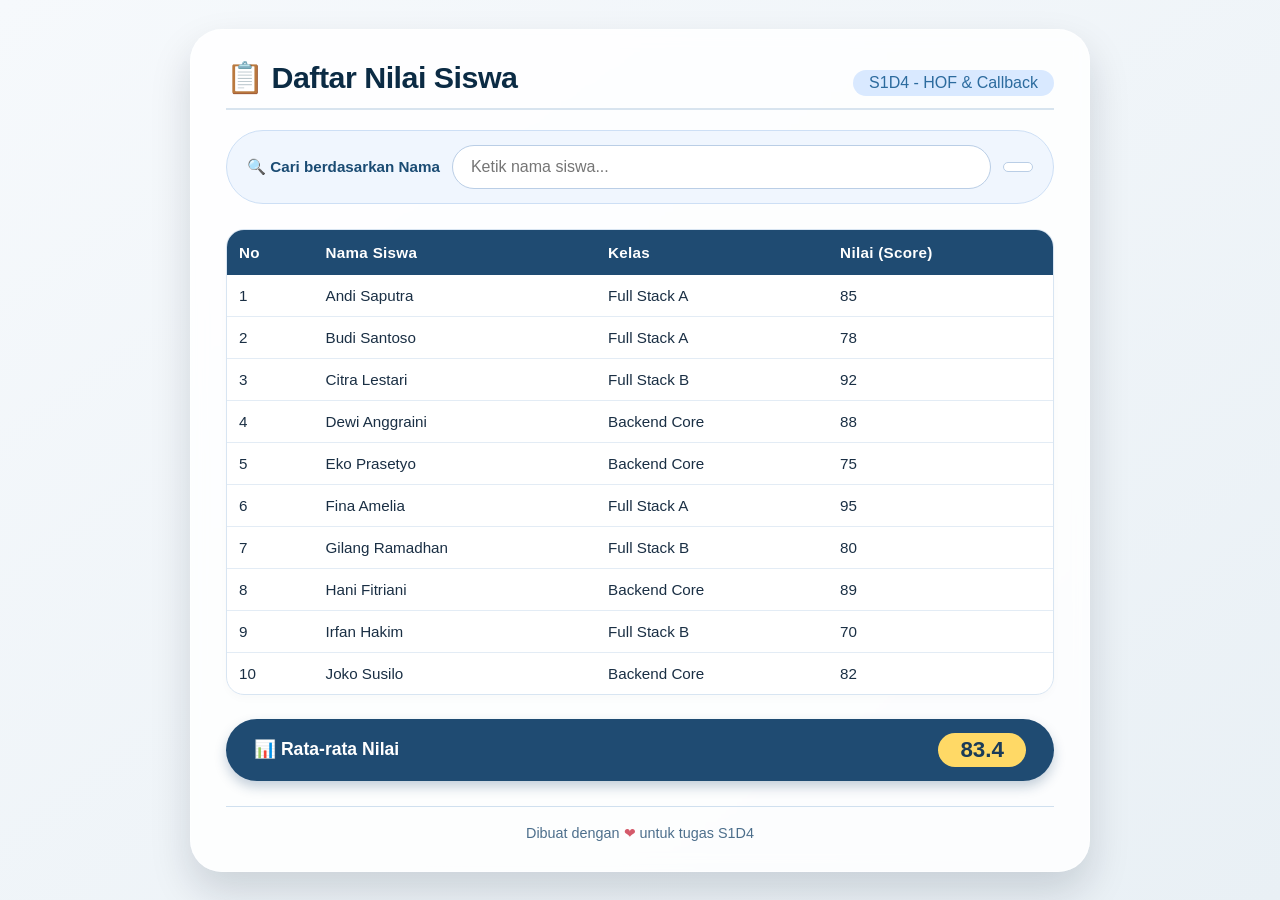
<file: Task Day 5/day5.html>
<!DOCTYPE html>
<html lang="id">
<head>
    <meta charset="UTF-8" />
    <meta name="viewport" content="width=device-width, initial-scale=1.0" />
    <title>Daftar Nilai Siswa</title>
    <link rel="stylesheet" href="day5.css" />
</head>
<body>
    <div class="container">
        <header class="header">
            <h1>📋 Daftar Nilai Siswa</h1>
            <p class="subtitle">S1D4 - HOF &amp; Callback</p>
        </header>

        <div class="search-section">
            <label for="searchInput">🔍 Cari berdasarkan Nama</label>
            <input
                type="text"
                id="searchInput"
                placeholder="Ketik nama siswa..."
                autocomplete="off"
            />
            <span id="resultCount" class="result-count"></span>
        </div>

        <div class="table-wrapper">
            <table>
                <thead>
                    <tr>
                        <th>No</th>
                        <th>Nama Siswa</th>
                        <th>Kelas</th>
                        <th>Nilai (Score)</th>
                    </tr>
                </thead>
                <tbody id="studentTableBody"></tbody>
            </table>
        </div>

        <div class="average-section">
            <span class="average-label">📊 Rata-rata Nilai</span>
            <span class="average-value" id="averageDisplay">0</span>
        </div>

        <footer class="footer">
            <p>Dibuat dengan <span class="heart">❤</span> untuk tugas S1D4</p>
        </footer>
    </div>
    
    <script src="day5.js"></script>
</body>
</html>
</file>
<file: style.css>
body {
            padding-top: 56px; 
        }
        .hero {
            background: linear-gradient(145deg, #f8f9fa 0%, #e9ecef 100%);
            padding: 60px 0;
        }
        .feature-icon {
            font-size: 40px;
            color: #0d6efd;
            margin-bottom: 15px;
        }
        .feature-card {
            transition: transform 0.2s;
            border-radius: 12px;
            padding: 20px;
        }
        .feature-card:hover {
            transform: translateY(-5px);
            box-shadow: 0 10px 20px rgba(0,0,0,0.05);
        }
        .btn-order {
            padding: 12px 40px;
            font-weight: 600;
            border-radius: 50px;
        }
        footer {
            background-color: #f1f3f5;
        }
</file>
<file: day2.css>
* {
    margin: 0;
    padding: 0;
    box-sizing: border-box;
}

body {
    font-family: system-ui, 'Segoe UI', Roboto, 'Helvetica Neue', sans-serif;
    background: #f8fafc;
    min-height: 100vh;
    display: flex;
    justify-content: center;
    align-items: center;
    padding: 2rem 1rem;
}

.container {
    max-width: 820px;
    width: 100%;
    background: #ffffff;
    border-radius: 24px;
    box-shadow: 0 12px 40px rgba(0, 0, 0, 0.08);
    padding: 2rem 2.5rem 2.5rem;
}

.header {
    display: flex;
    justify-content: space-between;
    align-items: center;
    flex-wrap: wrap;
    gap: 1rem 0.5rem;
    border-bottom: 1px solid #e9edf2;
    padding-bottom: 1.25rem;
    margin-bottom: 2rem;
}

.logo {
    font-size: 1.7rem;
    font-weight: 700;
    letter-spacing: -0.3px;
    color: #0b1a33;
}

.logo span {
    color: #2563eb;
}

.nav-links {
    display: flex;
    gap: 1.8rem;
    font-weight: 500;
    font-size: 0.95rem;
}

.nav-links a {
    text-decoration: none;
    color: #334155;
    transition: color 0.15s;
    padding: 0.25rem 0;
    border-bottom: 2px solid transparent;
}

.nav-links a:hover,
.nav-links a.active {
    color: #2563eb;
    border-bottom-color: #2563eb;
}

.section-title {
    font-size: 1.4rem;
    font-weight: 600;
    color: #0b1a33;
    margin-bottom: 1rem;
    letter-spacing: -0.2px;
}

.section-title .badge {
    font-size: 0.8rem;
    font-weight: 400;
    background: #e9edf2;
    color: #334155;
    padding: 0.1rem 0.7rem;
    border-radius: 30px;
    margin-left: 0.5rem;
}

hr {
    border: none;
    border-top: 1px solid #e9edf2;
    margin: 2rem 0 1.8rem;
}

.form-group {
    margin-bottom: 1.25rem;
}

.form-group label {
    display: block;
    font-weight: 600;
    font-size: 0.9rem;
    color: #1e293b;
    margin-bottom: 0.35rem;
}

.form-group input,
.form-group textarea {
    width: 100%;
    padding: 0.7rem 1rem;
    border: 1.5px solid #dce0e6;
    border-radius: 12px;
    font-size: 0.95rem;
    font-family: inherit;
    background: #fafcff;
    transition: border-color 0.2s, box-shadow 0.2s;
    outline: none;
    color: #0b1a33;
}

.form-group input:focus,
.form-group textarea:focus {
    border-color: #2563eb;
    box-shadow: 0 0 0 4px rgba(37, 99, 235, 0.1);
    background: #ffffff;
}

.form-group input::placeholder,
.form-group textarea::placeholder {
    color: #94a3b8;
    font-weight: 400;
}

.form-group textarea {
    min-height: 90px;
    resize: vertical;
}

.btn-submit {
    background: #2563eb;
    color: #ffffff;
    border: none;
    border-radius: 30px;
    padding: 0.7rem 2.2rem;
    font-weight: 600;
    font-size: 0.95rem;
    cursor: pointer;
    transition: background 0.2s, transform 0.1s;
    display: inline-flex;
    align-items: center;
    gap: 0.4rem;
    letter-spacing: 0.2px;
}

.btn-submit:hover {
    background: #1d4ed8;
}

.btn-submit:active {
    transform: scale(0.97);
}

.form-row {
    display: flex;
    gap: 1.5rem;
    align-items: flex-end;
    flex-wrap: wrap;
}

.form-row .form-group {
    flex: 1;
    min-width: 180px;
    margin-bottom: 0;
}

.submit-group {
    flex: 0 0 auto;
    min-width: unset;
}

.submit-group label {
    opacity: 0;
    pointer-events: none;
    display: block;
    height: 0.9rem;
}

.messages-list {
    list-style: none;
    margin-top: 0.5rem;
    display: flex;
    flex-direction: column;
    gap: 0.6rem;
}

.message-item {
    display: flex;
    align-items: baseline;
    gap: 0.6rem 1rem;
    flex-wrap: wrap;
    padding: 0.6rem 0.8rem;
    background: #f8fafc;
    border-radius: 12px;
    border-left: 4px solid #2563eb;
    transition: background 0.15s;
}

.message-item:hover {
    background: #f1f5f9;
}

.message-name {
    font-weight: 600;
    color: #0b1a33;
    font-size: 0.95rem;
}

.message-text {
    color: #334155;
    font-size: 0.95rem;
    word-break: break-word;
}

.message-item .divider-dot {
    color: #94a3b8;
    font-weight: 300;
}

.empty-message {
    color: #94a3b8;
    font-size: 0.95rem;
    padding: 0.5rem 0 0.2rem;
    font-style: italic;
}

.social-section {
    margin-top: 1.8rem;
    padding-top: 1.8rem;
    border-top: 1px solid #e9edf2;
}

.social-section .section-title {
    font-size: 1.1rem;
    margin-bottom: 0.8rem;
}

.social-links {
    display: flex;
    flex-wrap: wrap;
    gap: 1.5rem 2rem;
}

.social-links a {
    text-decoration: none;
    color: #2563eb;
    font-weight: 500;
    font-size: 0.95rem;
    transition: color 0.15s;
    display: inline-flex;
    align-items: center;
    gap: 0.3rem;
}

.social-links a:hover {
    color: #1d4ed8;
    text-decoration: underline;
}

@media (max-width: 640px) {
    .container {
        padding: 1.5rem 1.2rem;
    }
    .header {
        flex-direction: column;
        align-items: flex-start;
        gap: 0.4rem;
    }
    .nav-links {
        gap: 1.2rem;
        font-size: 0.9rem;
    }
    .form-row {
        flex-direction: column;
        gap: 1rem;
    }
    .form-row .form-group {
        min-width: unset;
        width: 100%;
    }
    .submit-group {
        width: 100%;
    }
    .btn-submit {
        width: 100%;
        justify-content: center;
    }
    .message-item {
        flex-direction: column;
        align-items: flex-start;
        gap: 0.2rem;
        padding: 0.7rem 0.9rem;
    }
    .message-item .divider-dot {
        display: none;
    }
    .social-links {
        gap: 1rem;
        flex-direction: column;
        align-items: flex-start;
    }
}

@media (max-width: 400px) {
    .logo {
        font-size: 1.4rem;
    }
    .nav-links {
        gap: 0.9rem;
        font-size: 0.8rem;
    }
}
</file>
<file: day3.css>
* {
    margin: 0;
    padding: 0;
    box-sizing: border-box;
}

body {
    font-family: 'Segoe UI', Tahoma, Geneva, Verdana, sans-serif;
    background: #f0f2f5;
    display: flex;
    justify-content: center;
    padding: 40px 20px;
}

.container {
    max-width: 600px;
    width: 100%;
    background: #ffffff;
    border-radius: 20px;
    padding: 30px 28px;
    box-shadow: 0 10px 30px rgba(0, 0, 0, 0.08);
}

header h1 {
    font-size: 14px;
    font-weight: 600;
    color: #6b7280;
    letter-spacing: 0.5px;
    text-transform: uppercase;
    margin-bottom: 2px;
}

header h2 {
    font-size: 24px;
    font-weight: 700;
    color: #111827;
    margin-bottom: 24px;
}

.form-section h3 {
    font-size: 18px;
    font-weight: 600;
    color: #1f2937;
    margin-bottom: 12px;
}

.error-msg {
    background: #fef2f2;
    color: #b91c1c;
    padding: 10px 14px;
    border-radius: 8px;
    font-size: 14px;
    font-weight: 500;
    margin-bottom: 16px;
    border-left: 4px solid #ef4444;
}

.error-msg.hidden {
    display: none;
}

#expenseForm {
    display: flex;
    flex-direction: column;
    gap: 14px;
}

.form-group {
    display: flex;
    flex-direction: column;
    gap: 4px;
}

.form-group label {
    font-size: 14px;
    font-weight: 500;
    color: #374151;
}

.form-group input {
    padding: 12px 14px;
    border: 1.5px solid #e5e7eb;
    border-radius: 10px;
    font-size: 15px;
    transition: border-color 0.2s;
    background: #fafbfc;
    outline: none;
}

.form-group input:focus {
    border-color: #6366f1;
    background: #ffffff;
    box-shadow: 0 0 0 3px rgba(99, 102, 241, 0.12);
}

#addBtn {
    background: #6366f1;
    color: #ffffff;
    border: none;
    padding: 13px 0;
    border-radius: 10px;
    font-size: 16px;
    font-weight: 600;
    cursor: pointer;
    transition: background 0.2s;
    margin-top: 4px;
}

#addBtn:hover {
    background: #4f46e5;
}

#addBtn:active {
    transform: scale(0.98);
}

.list-section {
    margin-top: 32px;
}

.list-section h3 {
    font-size: 18px;
    font-weight: 600;
    color: #1f2937;
    margin-bottom: 14px;
}

#expenseList {
    display: flex;
    flex-direction: column;
    gap: 6px;
}

.expense-item {
    display: flex;
    justify-content: space-between;
    align-items: center;
    padding: 12px 16px;
    background: #f9fafb;
    border-radius: 10px;
    transition: background 0.15s;
}

.expense-item:hover {
    background: #f3f4f6;
}

.expense-item .left {
    display: flex;
    align-items: center;
    gap: 12px;
}

.expense-item .name {
    font-size: 15px;
    font-weight: 500;
    color: #1f2937;
}

.expense-item .amount {
    font-size: 15px;
    font-weight: 600;
    color: #111827;
}

.expense-item .delete-btn {
    background: none;
    border: none;
    color: #9ca3af;
    font-size: 18px;
    cursor: pointer;
    padding: 0 4px;
    transition: color 0.15s;
    line-height: 1;
}

.expense-item .delete-btn:hover {
    color: #ef4444;
}

.empty-msg {
    text-align: center;
    color: #9ca3af;
    font-size: 14px;
    padding: 28px 0;
}

.total-container {
    display: flex;
    justify-content: space-between;
    align-items: center;
    padding: 16px 4px 0 4px;
    margin-top: 12px;
    border-top: 2px solid #e5e7eb;
    font-size: 18px;
    font-weight: 700;
    color: #1f2937;
}

#totalAmount {
    font-size: 20px;
    color: #111827;
}

@media (max-width: 480px) {
    .container {
        padding: 20px 16px;
    }

    header h2 {
        font-size: 20px;
    }

    .expense-item {
        padding: 10px 12px;
        flex-wrap: wrap;
    }

    .expense-item .left {
        gap: 8px;
    }

    .total-container {
        font-size: 16px;
    }

    #totalAmount {
        font-size: 18px;
    }
}
</file>
<file: day4.css>
/* day4.css */
* {
    margin: 0;
    padding: 0;
    box-sizing: border-box;
}

body {
    font-family: 'Segoe UI', Tahoma, Geneva, Verdana, sans-serif;
    background: linear-gradient(145deg, #f6f9fc 0%, #e9f0f5 100%);
    min-height: 100vh;
    display: flex;
    justify-content: center;
    align-items: center;
    padding: 20px;
}

.container {
    max-width: 900px;
    width: 100%;
    background: rgba(255, 255, 255, 0.85);
    backdrop-filter: blur(8px);
    border-radius: 32px;
    padding: 30px 35px;
    box-shadow: 0 20px 40px rgba(0, 20, 40, 0.15);
    border: 1px solid rgba(255, 255, 255, 0.5);
    transition: all 0.2s;
}

.header {
    display: flex;
    justify-content: space-between;
    align-items: baseline;
    flex-wrap: wrap;
    margin-bottom: 20px;
    border-bottom: 2px solid rgba(0, 80, 150, 0.15);
    padding-bottom: 12px;
}

.header h1 {
    font-size: 1.9rem;
    font-weight: 600;
    color: #0b2b44;
    letter-spacing: -0.5px;
}

.subtitle {
    font-size: 1rem;
    font-weight: 500;
    color: #2c6b9e;
    background: #d9e9ff;
    padding: 4px 16px;
    border-radius: 30px;
}

.search-section {
    display: flex;
    align-items: center;
    gap: 12px;
    flex-wrap: wrap;
    margin-bottom: 25px;
    background: #f0f6fe;
    padding: 14px 20px;
    border-radius: 60px;
    border: 1px solid #cddff5;
}

.search-section label {
    font-weight: 600;
    color: #1a4b73;
    font-size: 0.95rem;
}

#searchInput {
    flex: 1;
    min-width: 200px;
    padding: 12px 18px;
    border: 1px solid #bacee6;
    border-radius: 40px;
    font-size: 1rem;
    background: white;
    outline: none;
    transition: 0.2s;
}

#searchInput:focus {
    border-color: #2a7ec7;
    box-shadow: 0 0 0 3px rgba(42, 126, 199, 0.2);
}

.result-count {
    font-size: 0.9rem;
    color: #1f5a8a;
    font-weight: 500;
    background: white;
    padding: 4px 14px;
    border-radius: 30px;
    border: 1px solid #bacee6;
}

.table-wrapper {
    overflow-x: auto;
    border-radius: 18px;
    border: 1px solid #d8e5f2;
    background: white;
    box-shadow: 0 4px 8px rgba(0,0,0,0.02);
}

table {
    width: 100%;
    border-collapse: collapse;
    font-size: 0.95rem;
}

th {
    background: #1f4b72;
    color: white;
    font-weight: 600;
    padding: 14px 12px;
    text-align: left;
    letter-spacing: 0.3px;
}

td {
    padding: 12px 12px;
    border-bottom: 1px solid #e3ecf5;
    color: #1a2f44;
}

tbody tr:hover {
    background: #f2f9ff;
}

tbody tr:last-child td {
    border-bottom: none;
}

.average-section {
    margin-top: 24px;
    background: #1f4b72;
    color: white;
    border-radius: 60px;
    padding: 14px 28px;
    display: flex;
    justify-content: space-between;
    align-items: center;
    font-weight: 600;
    font-size: 1.1rem;
    box-shadow: 0 6px 12px rgba(27, 67, 110, 0.25);
}

.average-label {
    display: flex;
    align-items: center;
    gap: 8px;
}

.average-value {
    background: #ffd966;
    color: #1a3b58;
    padding: 4px 22px;
    border-radius: 40px;
    font-size: 1.4rem;
    font-weight: 700;
}

.footer {
    margin-top: 25px;
    text-align: center;
    color: #4d6f8c;
    font-size: 0.9rem;
    border-top: 1px solid #d0e0ef;
    padding-top: 18px;
}

.heart {
    color: #d45a6a;
}

@media (max-width: 600px) {
    .container { padding: 20px; }
    .header h1 { font-size: 1.4rem; }
    .search-section { flex-direction: column; align-items: stretch; border-radius: 28px; }
    .average-section { flex-direction: column; gap: 8px; text-align: center; }
}
</file>
<file: Project/Project.css>
/* ===== RESET & VARIABLES ===== */
* {
    margin: 0;
    padding: 0;
    box-sizing: border-box;
}

:root {
    --bg-primary: #0b0b1a;
    --bg-secondary: #14142b;
    --text-primary: #f0f0f5;
    --text-secondary: #b0b0cc;
    --accent: #6C63FF;
    --accent-hover: #5549e6;
    --glass-bg: rgba(255, 255, 255, 0.05);
    --glass-border: rgba(255, 255, 255, 0.1);
    --shadow: 0 8px 32px rgba(0, 0, 0, 0.4);
    --transition: 0.3s ease;
}

body {
    font-family: 'Inter', sans-serif;
    background: var(--bg-primary);
    color: var(--text-primary);
    overflow-x: hidden;
    transition: background 0.3s, color 0.3s;
}

/* ===== LIGHT MODE ===== */
body.light-mode {
    --bg-primary: #f5f5fa;
    --bg-secondary: #ffffff;
    --text-primary: #1a1a2e;
    --text-secondary: #3d3d5c;
    --glass-bg: rgba(0, 0, 0, 0.03);
    --glass-border: rgba(0, 0, 0, 0.08);
    --shadow: 0 8px 32px rgba(0, 0, 0, 0.08);
}

/* ===== LOADING ===== */
.loader-wrapper {
    position: fixed;
    inset: 0;
    background: var(--bg-primary);
    display: flex;
    flex-direction: column;
    align-items: center;
    justify-content: center;
    z-index: 9999;
    transition: opacity 0.6s ease;
}
.loader-wrapper.hidden {
    opacity: 0;
    pointer-events: none;
}
.loader-spinner {
    width: 50px;
    height: 50px;
    border: 4px solid var(--glass-border);
    border-top-color: var(--accent);
    border-radius: 50%;
    animation: spin 0.8s linear infinite;
}
@keyframes spin { to { transform: rotate(360deg); } }
.loader-text {
    color: var(--text-secondary);
    font-weight: 300;
}

/* ===== BACK TO TOP ===== */
.back-to-top {
    position: fixed;
    bottom: 30px;
    right: 30px;
    width: 48px;
    height: 48px;
    border-radius: 50%;
    border: none;
    background: var(--accent);
    color: #fff;
    font-size: 1.4rem;
    box-shadow: 0 4px 20px rgba(108, 99, 255, 0.4);
    opacity: 0;
    visibility: hidden;
    transition: all 0.3s ease;
    z-index: 999;
}
.back-to-top.visible {
    opacity: 1;
    visibility: visible;
}
.back-to-top:hover {
    background: var(--accent-hover);
    transform: translateY(-3px);
}

/* ===== NAVBAR ===== */
.glass-nav {
    background: var(--glass-bg);
    backdrop-filter: blur(12px);
    border-bottom: 1px solid var(--glass-border);
    transition: background 0.3s;
}
.navbar-brand {
    color: var(--text-primary) !important;
}
.brand-logo {
    color: var(--accent);
    font-weight: 800;
}
.nav-link {
    color: var(--text-secondary) !important;
    font-weight: 500;
    position: relative;
    transition: color 0.3s;
}
.nav-link:hover,
.nav-link.active {
    color: var(--text-primary) !important;
}
.nav-link::after {
    content: '';
    position: absolute;
    bottom: 0;
    left: 50%;
    width: 0;
    height: 2px;
    background: var(--accent);
    transition: 0.3s;
    transform: translateX(-50%);
}
.nav-link:hover::after,
.nav-link.active::after {
    width: 70%;
}
.theme-toggle-btn {
    background: var(--glass-bg);
    border: 1px solid var(--glass-border);
    color: var(--text-primary);
    border-radius: 30px;
    padding: 0.3rem 0.8rem;
    font-size: 1.1rem;
    transition: 0.3s;
}
.theme-toggle-btn:hover {
    background: var(--accent);
    color: #fff;
}

/* ===== HERO ===== */
.hero-section {
    min-height: 100vh;
    position: relative;
    overflow: hidden;
    padding-top: 80px;
}
.hero-gradient-bg {
    position: absolute;
    inset: 0;
    background: radial-gradient(circle at 30% 30%, rgba(108, 99, 255, 0.15), transparent 60%);
    z-index: 0;
}
.particle-canvas {
    position: absolute;
    inset: 0;
    z-index: 0;
    pointer-events: none;
}
.hero-section .container {
    position: relative;
    z-index: 1;
}
.hero-avatar-wrapper {
    position: relative;
    width: 160px;
    height: 160px;
}
.hero-avatar {
    width: 100%;
    height: 100%;
    border-radius: 50%;
    object-fit: cover;
    border: 3px solid var(--accent);
    box-shadow: 0 0 40px rgba(108, 99, 255, 0.3);
}
.avatar-ring {
    position: absolute;
    inset: -8px;
    border-radius: 50%;
    border: 2px solid transparent;
    border-top-color: var(--accent);
    animation: spin 6s linear infinite;
}
.hero-name {
    font-weight: 800;
    font-size: 2.8rem;
    background: linear-gradient(135deg, #fff, #b0b0cc);
    -webkit-background-clip: text;
    background-clip: text;
    -webkit-text-fill-color: transparent;
}
.hero-typing-wrapper {
    font-size: 1.6rem;
    font-weight: 500;
    color: var(--text-secondary);
}
.hero-prefix {
    color: var(--text-secondary);
}
.hero-typed {
    color: var(--accent);
    font-weight: 600;
}
.cursor-blink {
    color: var(--accent);
    animation: blink 0.7s infinite;
    font-weight: 300;
}
@keyframes blink { 0%,100%{opacity:1} 50%{opacity:0} }
.hero-desc {
    font-size: 1.1rem;
    max-width: 500px;
    color: var(--text-secondary);
}

/* ===== BUTTON RIPPLE ===== */
.btn-ripple {
    position: relative;
    overflow: hidden;
    transition: 0.3s;
}
.btn-ripple::after {
    content: '';
    position: absolute;
    top: 50%;
    left: 50%;
    width: 0;
    height: 0;
    border-radius: 50%;
    background: rgba(255, 255, 255, 0.2);
    transform: translate(-50%, -50%);
    transition: width 0.6s, height 0.6s;
}
.btn-ripple:active::after {
    width: 300px;
    height: 300px;
}
.btn-primary {
    background: var(--accent);
    border: none;
    color: #fff;
    padding: 0.7rem 2rem;
    border-radius: 50px;
    font-weight: 600;
}
.btn-primary:hover {
    background: var(--accent-hover);
    color: #fff;
    transform: translateY(-2px);
    box-shadow: 0 8px 25px rgba(108, 99, 255, 0.4);
}
.btn-outline-light {
    border-color: var(--text-secondary);
    color: var(--text-secondary);
    padding: 0.7rem 2rem;
    border-radius: 50px;
    font-weight: 600;
}
.btn-outline-light:hover {
    background: var(--accent);
    border-color: var(--accent);
    color: #fff;
}

/* ===== CODE WINDOW ===== */
.hero-illustration {
    position: relative;
}
.code-window {
    background: rgba(0, 0, 0, 0.5);
    backdrop-filter: blur(4px);
    border-radius: 16px;
    border: 1px solid var(--glass-border);
    overflow: hidden;
    box-shadow: var(--shadow);
    max-width: 480px;
    margin-left: auto;
}
.code-header {
    padding: 12px 20px;
    background: rgba(255, 255, 255, 0.05);
    display: flex;
    align-items: center;
    gap: 8px;
    border-bottom: 1px solid var(--glass-border);
}
.dot {
    width: 12px;
    height: 12px;
    border-radius: 50%;
    display: inline-block;
}
.red { background: #ff5f56; }
.yellow { background: #ffbd2e; }
.green { background: #27c93f; }
.code-title {
    color: var(--text-secondary);
    font-size: 0.85rem;
    margin-left: 8px;
}
.code-body {
    padding: 20px;
    color: #e4e4e4;
    font-family: 'Courier New', monospace;
    font-size: 0.85rem;
    line-height: 1.6;
    overflow-x: auto;
}
.code-keyword { color: #c792ea; }
.code-var { color: #82aaff; }
.code-prop { color: #f78c6c; }
.code-string { color: #c3e88d; }
.code-fn { color: #82aaff; }

.floating-shapes .shape {
    position: absolute;
    border-radius: 50%;
    background: var(--accent);
    opacity: 0.2;
    animation: float 8s ease-in-out infinite;
}
.shape-1 { width: 80px; height: 80px; top: -20px; right: 20px; animation-delay: 0s; }
.shape-2 { width: 120px; height: 120px; bottom: -40px; left: -30px; animation-delay: 2s; }
.shape-3 { width: 40px; height: 40px; top: 30%; right: -20px; animation-delay: 4s; }
.shape-4 { width: 60px; height: 60px; bottom: 20%; left: -40px; animation-delay: 1s; }
@keyframes float {
    0%,100%{transform:translateY(0) scale(1);}
    50%{transform:translateY(-20px) scale(1.1);}
}

/* ===== SECTION HEADER ===== */
.section-tag {
    color: var(--accent);
    font-weight: 600;
    letter-spacing: 2px;
    text-transform: uppercase;
    font-size: 0.85rem;
}
.section-title {
    font-weight: 800;
    font-size: 2.5rem;
    margin-top: 0.2rem;
}
.section-divider {
    width: 60px;
    height: 3px;
    background: var(--accent);
    margin: 0.8rem auto 0;
    border-radius: 10px;
}

/* ===== GLASS CARD ===== */
.glass-card {
    background: var(--glass-bg);
    backdrop-filter: blur(8px);
    border: 1px solid var(--glass-border);
    border-radius: 24px;
    box-shadow: var(--shadow);
    transition: 0.3s;
}
.glass-card:hover {
    transform: translateY(-4px);
    box-shadow: 0 12px 40px rgba(0, 0, 0, 0.3);
}

/* ===== ABOUT ===== */
.about-section {
    background: var(--bg-secondary);
}
.about-heading {
    font-weight: 700;
    margin-bottom: 1rem;
    color: var(--text-primary);
}
.about-text {
    color: var(--text-secondary);
    line-height: 1.7;
}
.about-info-grid {
    display: grid;
    grid-template-columns: 1fr 1fr;
    gap: 0.5rem 1.5rem;
}
.info-item {
    display: flex;
    justify-content: space-between;
    border-bottom: 1px solid var(--glass-border);
    padding: 0.4rem 0;
}
.info-label {
    color: var(--text-secondary);
    font-weight: 400;
}
.info-value {
    color: var(--text-primary);
    font-weight: 500;
}

/* ===== SKILLS ===== */
.skill-item {
    margin-bottom: 1.2rem;
}
.skill-name {
    display: block;
    font-weight: 500;
    margin-bottom: 0.3rem;
    color: var(--text-primary);
}
.skill-progress {
    height: 8px;
    background: var(--glass-border);
    border-radius: 10px;
    overflow: hidden;
}
.skill-progress .progress-bar {
    background: var(--accent);
    border-radius: 10px;
    transition: width 1.5s ease;
    width: 0;
    color: #fff;
    font-size: 0.6rem;
    line-height: 8px;
    padding-right: 4px;
    text-align: right;
}

/* ===== COUNTER ===== */
.counter-number {
    font-size: 2.5rem;
    font-weight: 800;
    color: var(--accent);
    display: block;
}
.counter-label {
    color: var(--text-secondary);
    font-weight: 500;
}

/* ===== PROJECTS ===== */
.projects-section {
    background: var(--bg-primary);
}
.btn-filter {
    background: var(--glass-bg);
    border: 1px solid var(--glass-border);
    color: var(--text-secondary);
    border-radius: 30px;
    padding: 0.4rem 1.5rem;
    font-weight: 500;
    transition: 0.3s;
}
.btn-filter:hover,
.btn-filter.active {
    background: var(--accent);
    color: #fff;
    border-color: var(--accent);
}

.project-card {
    background: var(--glass-bg);
    backdrop-filter: blur(6px);
    border: 1px solid var(--glass-border);
    border-radius: 20px;
    overflow: hidden;
    transition: 0.4s;
    height: 100%;
}
.project-card:hover {
    transform: translateY(-10px);
    box-shadow: 0 20px 50px rgba(0, 0, 0, 0.4);
}
.project-thumb {
    width: 100%;
    height: 200px;
    object-fit: cover;
    background: var(--bg-secondary);
}
.project-body {
    padding: 1.2rem;
}
.project-title {
    font-weight: 700;
    color: var(--text-primary);
}
.project-desc {
    color: var(--text-secondary);
    font-size: 0.9rem;
}
.project-tech {
    display: flex;
    flex-wrap: wrap;
    gap: 6px;
    margin: 0.6rem 0;
}
.tech-badge {
    background: var(--accent);
    color: #fff;
    font-size: 0.7rem;
    padding: 0.2rem 0.8rem;
    border-radius: 20px;
    font-weight: 500;
}
.project-links a {
    color: var(--text-secondary);
    margin-right: 12px;
    transition: 0.3s;
}
.project-links a:hover {
    color: var(--accent);
}

/* ===== CONTACT ===== */
.contact-section {
    background: var(--bg-secondary);
}
.contact-heading {
    font-weight: 700;
    color: var(--text-primary);
}
.contact-detail {
    display: flex;
    align-items: center;
    gap: 12px;
    padding: 0.6rem 0;
    color: var(--text-secondary);
}
.contact-detail i {
    color: var(--accent);
    font-size: 1.3rem;
    width: 28px;
}
.social-icons a {
    display: inline-flex;
    align-items: center;
    justify-content: center;
    width: 44px;
    height: 44px;
    border-radius: 50%;
    background: var(--glass-bg);
    border: 1px solid var(--glass-border);
    color: var(--text-secondary);
    font-size: 1.2rem;
    margin-right: 8px;
    transition: 0.3s;
}
.social-icons a:hover {
    background: var(--accent);
    color: #fff;
    transform: translateY(-3px);
}

/* ===== FORM ===== */
.form-control {
    background: var(--bg-primary) !important;
    border: 1px solid var(--glass-border);
    color: var(--text-primary) !important;
    border-radius: 12px;
    padding: 0.8rem 1.2rem;
}
.form-control:focus {
    border-color: var(--accent);
    box-shadow: 0 0 0 3px rgba(108, 99, 255, 0.2);
}
.form-label {
    color: var(--text-secondary);
    font-weight: 500;
}
.invalid-feedback {
    color: #ff6b6b;
}

/* ===== FOOTER ===== */
.footer-section {
    background: var(--bg-secondary);
    border-top: 1px solid var(--glass-border);
}
.footer-socials a {
    display: inline-block;
    margin: 0 10px;
    color: var(--text-secondary);
    font-size: 1.4rem;
    transition: 0.3s;
}
.footer-socials a:hover {
    color: var(--accent);
    transform: translateY(-3px);
}

/* ===== CURSOR GLOW ===== */
.cursor-glow {
    position: fixed;
    width: 300px;
    height: 300px;
    border-radius: 50%;
    background: radial-gradient(circle, rgba(108, 99, 255, 0.1), transparent 70%);
    pointer-events: none;
    transform: translate(-50%, -50%);
    z-index: 9998;
    transition: left 0.08s, top 0.08s;
}

/* ===== RESPONSIVE ===== */
@media (max-width: 768px) {
    .hero-name { font-size: 2.2rem; }
    .hero-typing-wrapper { font-size: 1.2rem; }
    .hero-avatar-wrapper { width: 120px; height: 120px; }
    .about-info-grid { grid-template-columns: 1fr; }
    .counter-wrapper { flex-direction: column; gap: 1rem; }
    .code-window { max-width: 100%; }
}
</file>
<file: Task Day 5/day5.css>
* {
    margin: 0;
    padding: 0;
    box-sizing: border-box;
}

body {
    font-family: 'Segoe UI', Tahoma, Geneva, Verdana, sans-serif;
    background: linear-gradient(145deg, #f6f9fc 0%, #e9f0f5 100%);
    min-height: 100vh;
    display: flex;
    justify-content: center;
    align-items: center;
    padding: 20px;
}

.container {
    max-width: 900px;
    width: 100%;
    background: rgba(255, 255, 255, 0.85);
    backdrop-filter: blur(8px);
    border-radius: 32px;
    padding: 30px 35px;
    box-shadow: 0 20px 40px rgba(0, 20, 40, 0.15);
    border: 1px solid rgba(255, 255, 255, 0.5);
    transition: all 0.2s;
}

.header {
    display: flex;
    justify-content: space-between;
    align-items: baseline;
    flex-wrap: wrap;
    margin-bottom: 20px;
    border-bottom: 2px solid rgba(0, 80, 150, 0.15);
    padding-bottom: 12px;
}

.header h1 {
    font-size: 1.9rem;
    font-weight: 600;
    color: #0b2b44;
    letter-spacing: -0.5px;
}

.subtitle {
    font-size: 1rem;
    font-weight: 500;
    color: #2c6b9e;
    background: #d9e9ff;
    padding: 4px 16px;
    border-radius: 30px;
}

.search-section {
    display: flex;
    align-items: center;
    gap: 12px;
    flex-wrap: wrap;
    margin-bottom: 25px;
    background: #f0f6fe;
    padding: 14px 20px;
    border-radius: 60px;
    border: 1px solid #cddff5;
}

.search-section label {
    font-weight: 600;
    color: #1a4b73;
    font-size: 0.95rem;
}

#searchInput {
    flex: 1;
    min-width: 200px;
    padding: 12px 18px;
    border: 1px solid #bacee6;
    border-radius: 40px;
    font-size: 1rem;
    background: white;
    outline: none;
    transition: 0.2s;
}

#searchInput:focus {
    border-color: #2a7ec7;
    box-shadow: 0 0 0 3px rgba(42, 126, 199, 0.2);
}

.result-count {
    font-size: 0.9rem;
    color: #1f5a8a;
    font-weight: 500;
    background: white;
    padding: 4px 14px;
    border-radius: 30px;
    border: 1px solid #bacee6;
}

.table-wrapper {
    overflow-x: auto;
    border-radius: 18px;
    border: 1px solid #d8e5f2;
    background: white;
    box-shadow: 0 4px 8px rgba(0,0,0,0.02);
}

table {
    width: 100%;
    border-collapse: collapse;
    font-size: 0.95rem;
}

th {
    background: #1f4b72;
    color: white;
    font-weight: 600;
    padding: 14px 12px;
    text-align: left;
    letter-spacing: 0.3px;
}

td {
    padding: 12px 12px;
    border-bottom: 1px solid #e3ecf5;
    color: #1a2f44;
}

tbody tr:hover {
    background: #f2f9ff;
}

tbody tr:last-child td {
    border-bottom: none;
}

.average-section {
    margin-top: 24px;
    background: #1f4b72;
    color: white;
    border-radius: 60px;
    padding: 14px 28px;
    display: flex;
    justify-content: space-between;
    align-items: center;
    font-weight: 600;
    font-size: 1.1rem;
    box-shadow: 0 6px 12px rgba(27, 67, 110, 0.25);
}

.average-label {
    display: flex;
    align-items: center;
    gap: 8px;
}

.average-value {
    background: #ffd966;
    color: #1a3b58;
    padding: 4px 22px;
    border-radius: 40px;
    font-size: 1.4rem;
    font-weight: 700;
}

.footer {
    margin-top: 25px;
    text-align: center;
    color: #4d6f8c;
    font-size: 0.9rem;
    border-top: 1px solid #d0e0ef;
    padding-top: 18px;
}

.heart {
    color: #d45a6a;
}

@media (max-width: 600px) {
    .container { padding: 20px; }
    .header h1 { font-size: 1.4rem; }
    .search-section { flex-direction: column; align-items: stretch; border-radius: 28px; }
    .average-section { flex-direction: column; gap: 8px; text-align: center; }
}
</file>
